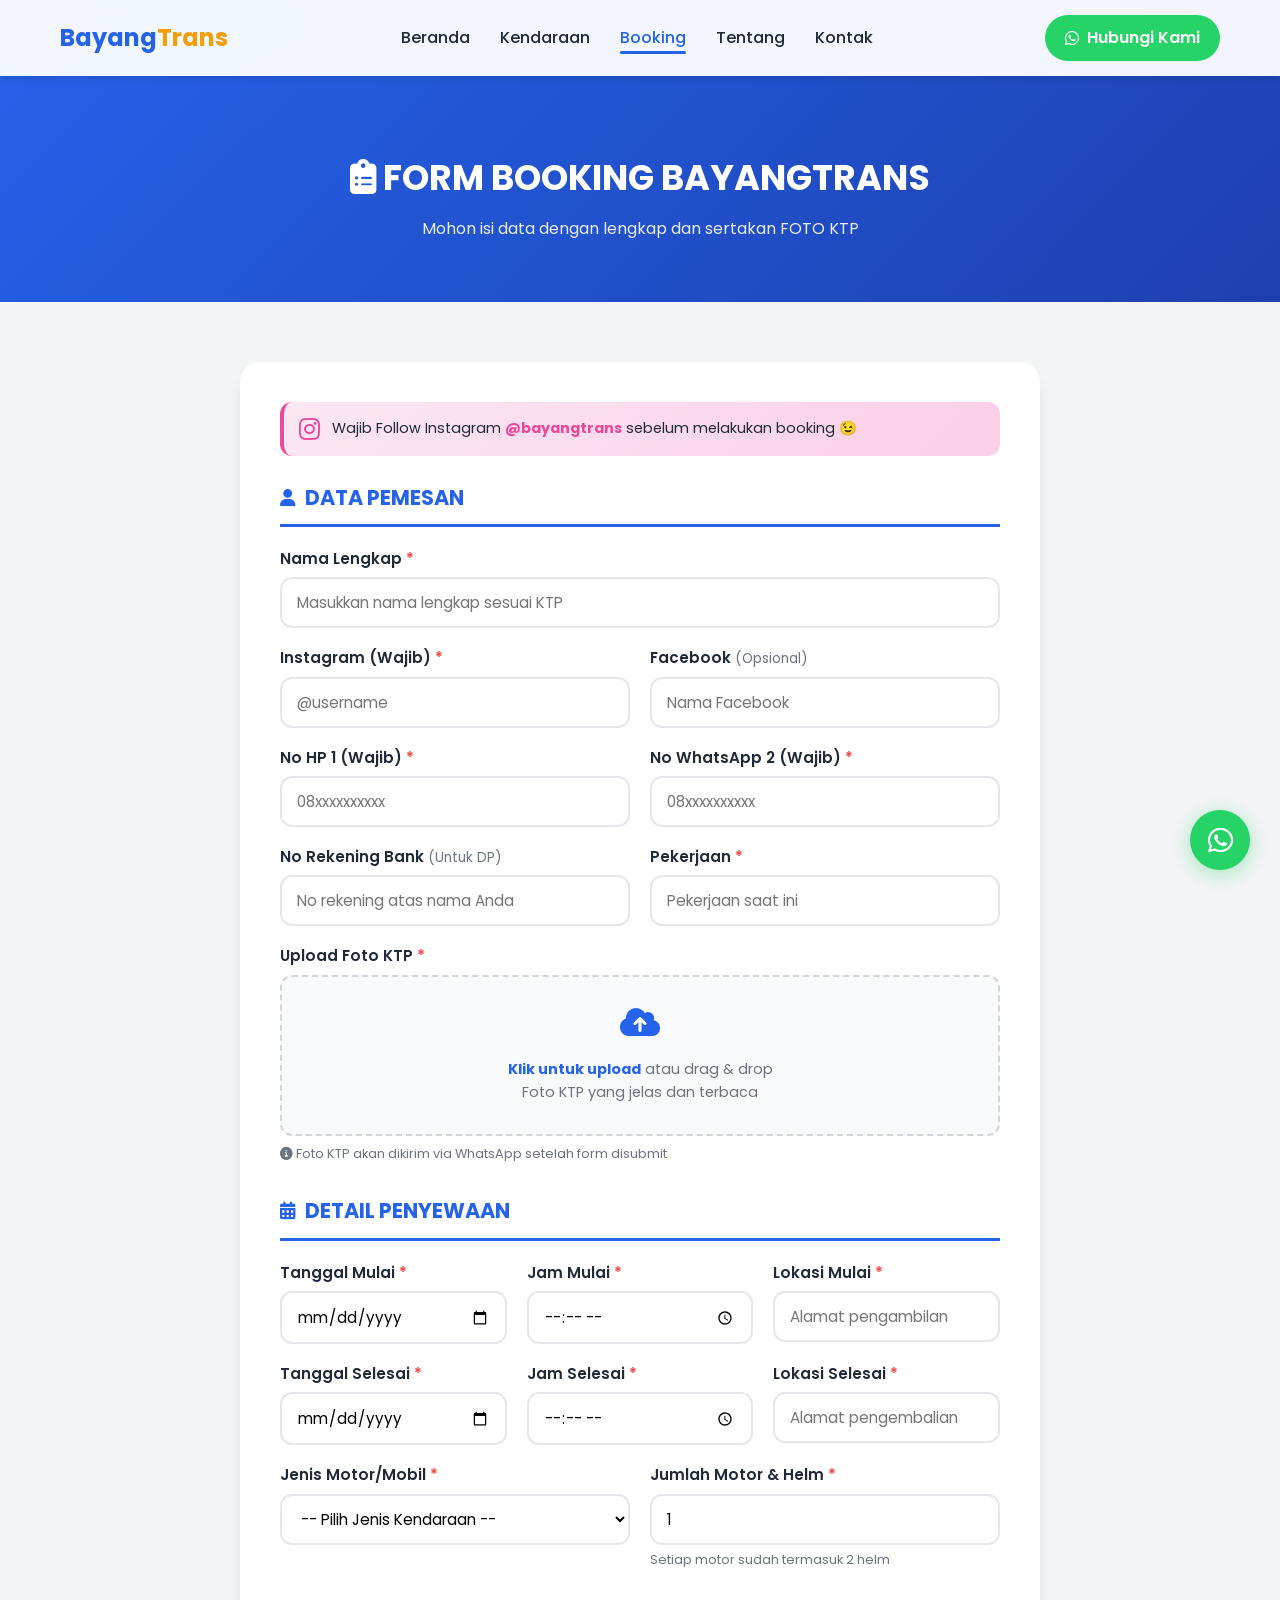
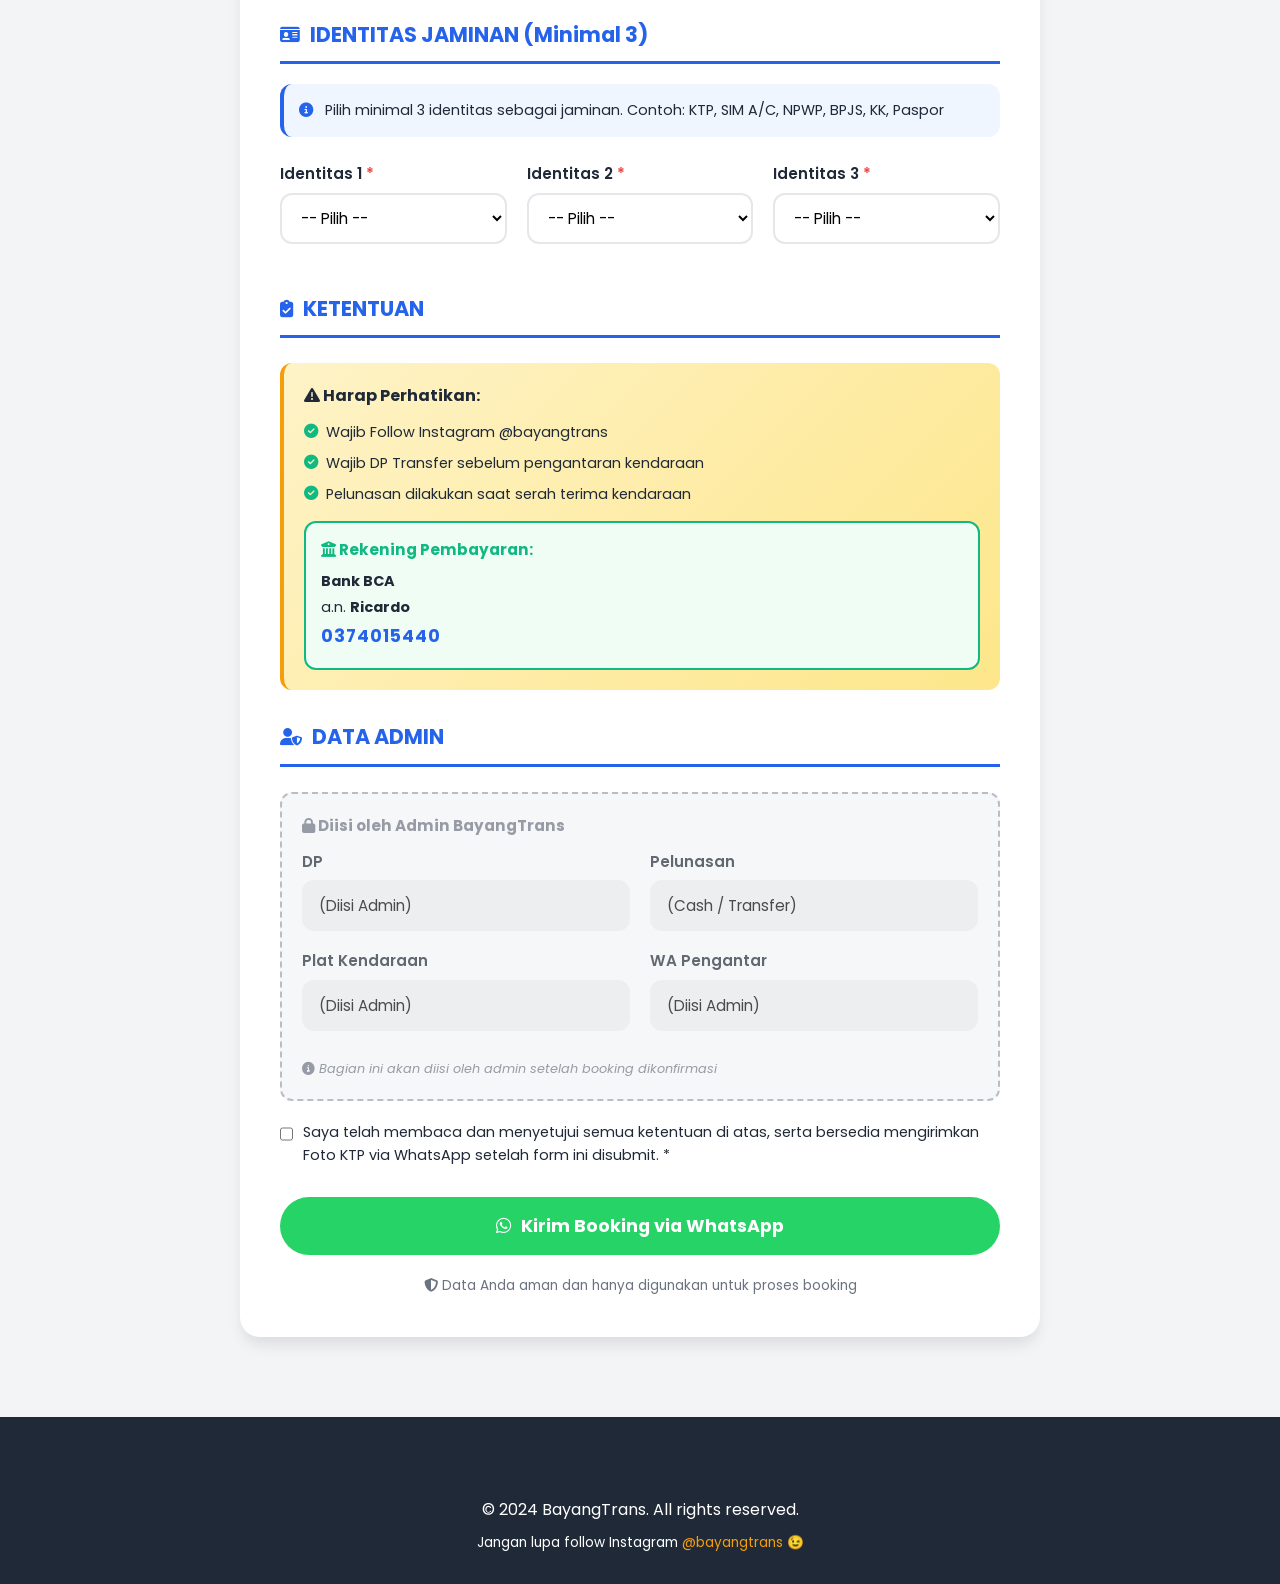
<file: booking.html>
<!DOCTYPE html>
<html lang="id">
<head>
    <meta charset="UTF-8">
    <meta name="viewport" content="width=device-width, initial-scale=1.0">
    <title>Booking Kendaraan - BayangTrans</title>
    <link href="https://fonts.googleapis.com/css2?family=Poppins:wght@300;400;500;600;700;800&display=swap" rel="stylesheet">
    <link rel="stylesheet" href="https://cdnjs.cloudflare.com/ajax/libs/font-awesome/6.4.0/css/all.min.css">
    <link rel="stylesheet" href="css/style.css">
    <link rel="stylesheet" href="css/animations.css">
    <style>
        .page-header { padding: 150px 0 60px; background: linear-gradient(135deg, var(--primary), var(--primary-dark)); color: white; text-align: center; }
        .page-header h1 { font-size: 2.2rem; margin-bottom: 10px; }
        .page-header p { font-size: 1rem; opacity: 0.9; }
        
        .booking-section { padding: 60px 0 80px; background: var(--light-gray); }
        .booking-container { max-width: 800px; margin: 0 auto; background: white; padding: 40px; border-radius: var(--radius-lg); box-shadow: var(--shadow-lg); }
        
        .form-section-title { 
            font-size: 1.3rem; font-weight: 700; color: var(--primary); margin: 30px 0 20px; 
            padding-bottom: 10px; border-bottom: 3px solid var(--primary);
            display: flex; align-items: center; gap: 10px;
        }
        .form-section-title:first-of-type { margin-top: 0; }
        .form-section-title i { font-size: 1.1rem; }
        
        .form-group { margin-bottom: 18px; }
        .form-group label { display: block; margin-bottom: 6px; font-weight: 600; color: var(--dark); font-size: 0.95rem; }
        .form-group label .required { color: #ef4444; }
        .form-group label .optional { color: var(--gray); font-weight: 400; font-size: 0.85rem; }
        
        .form-control {
            width: 100%; padding: 12px 15px; border: 2px solid #e5e7eb; border-radius: var(--radius);
            font-family: 'Poppins', sans-serif; font-size: 0.95rem; transition: var(--transition);
            background: white;
        }
        .form-control:focus { outline: none; border-color: var(--primary); box-shadow: 0 0 0 3px rgba(37, 99, 235, 0.1); }
        textarea.form-control { resize: vertical; min-height: 80px; }
        select.form-control { cursor: pointer; }
        
        .form-row { display: grid; grid-template-columns: 1fr 1fr; gap: 20px; }
        .form-row-3 { display: grid; grid-template-columns: 1fr 1fr 1fr; gap: 20px; }
        
        /* File Upload Styling */
        .file-upload-wrapper {
            position: relative; border: 2px dashed #d1d5db; border-radius: var(--radius);
            padding: 20px; text-align: center; transition: var(--transition); cursor: pointer;
            background: #f9fafb;
        }
        .file-upload-wrapper:hover { border-color: var(--primary); background: #eff6ff; }
        .file-upload-wrapper input[type="file"] {
            position: absolute; top: 0; left: 0; width: 100%; height: 100%; opacity: 0; cursor: pointer;
        }
        .file-upload-icon { font-size: 2rem; color: var(--primary); margin-bottom: 10px; }
        .file-upload-text { color: var(--gray); font-size: 0.9rem; }
        .file-upload-text strong { color: var(--primary); }
        .file-name { margin-top: 10px; font-size: 0.85rem; color: var(--success); font-weight: 600; }
        
        /* Ketentuan Box */
        .ketentuan-box {
            background: linear-gradient(135deg, #fef3c7, #fde68a); border-left: 4px solid var(--accent);
            padding: 20px; border-radius: var(--radius); margin: 25px 0;
        }
        .ketentuan-box h4 { color: var(--dark); margin-bottom: 12px; font-size: 1rem; }
        .ketentuan-list { list-style: none; }
        .ketentuan-list li { margin-bottom: 8px; font-size: 0.9rem; color: var(--dark); display: flex; align-items: start; gap: 8px; }
        .ketentuan-list li i { color: var(--success); margin-top: 3px; }
        
        .rekening-box {
            background: #f0fdf4; border: 2px solid var(--success); border-radius: var(--radius);
            padding: 15px; margin-top: 15px;
        }
        .rekening-box h5 { color: var(--success); margin-bottom: 8px; font-size: 0.95rem; }
        .rekening-box p { margin: 3px 0; font-size: 0.9rem; color: var(--dark); }
        .rekening-box .rek-number { font-size: 1.1rem; font-weight: 700; color: var(--primary); letter-spacing: 1px; }
        
        /* Admin Section */
        .admin-section {
            background: #f3f4f6; border: 2px dashed #9ca3af; border-radius: var(--radius);
            padding: 20px; margin-top: 25px; opacity: 0.7;
        }
        .admin-section h4 { color: var(--gray); margin-bottom: 12px; font-size: 0.95rem; }
        .admin-section .form-control { background: #e5e7eb; cursor: not-allowed; }
        .admin-note { font-size: 0.8rem; color: var(--gray); font-style: italic; margin-top: 10px; }
        
        /* Submit Button */
        .btn-submit {
            width: 100%; padding: 16px; background: var(--whatsapp); color: white; border: none;
            border-radius: 50px; font-size: 1.1rem; font-weight: 700; cursor: pointer;
            transition: var(--transition); display: flex; align-items: center; justify-content: center; gap: 10px;
            margin-top: 30px; font-family: 'Poppins', sans-serif;
        }
        .btn-submit:hover { background: #128C7E; transform: translateY(-2px); box-shadow: var(--shadow-lg); }
        
        /* Info Box */
        .info-box {
            background: #eff6ff; border-left: 4px solid var(--primary); padding: 15px;
            border-radius: var(--radius); margin-bottom: 25px; font-size: 0.9rem; color: var(--dark);
        }
        .info-box i { color: var(--primary); margin-right: 8px; }
        
        .follow-ig-notice {
            background: linear-gradient(135deg, #fce7f3, #fbcfe8); border-left: 4px solid #ec4899;
            padding: 15px; border-radius: var(--radius); margin-bottom: 25px;
            display: flex; align-items: center; gap: 12px;
        }
        .follow-ig-notice i { font-size: 1.5rem; color: #ec4899; }
        .follow-ig-notice p { margin: 0; font-size: 0.9rem; color: var(--dark); }
        .follow-ig-notice a { color: #ec4899; font-weight: 700; text-decoration: none; }
        
        .checkbox-group { display: flex; align-items: start; gap: 10px; margin-top: 20px; }
        .checkbox-group input[type="checkbox"] { width: 20px; height: 20px; margin-top: 3px; cursor: pointer; }
        .checkbox-group label { font-size: 0.9rem; color: var(--dark); cursor: pointer; }
        
        @media (max-width: 600px) { 
            .form-row, .form-row-3 { grid-template-columns: 1fr; } 
            .booking-container { padding: 25px 20px; }
            .page-header h1 { font-size: 1.8rem; }
        }
    </style>
</head>
<body>

    <nav class="navbar" id="navbar">
        <div class="container nav-container">
            <a href="index.html" class="logo"><span class="logo-text">Bayang<span>Trans</span></span></a>
            <ul class="nav-links" id="navLinks">
                <li><a href="index.html">Beranda</a></li>
                <li><a href="kendaraan.html">Kendaraan</a></li>
                <li><a href="booking.html" class="active">Booking</a></li>
                <li><a href="tentang.html">Tentang</a></li>
                <li><a href="kontak.html">Kontak</a></li>
            </ul>
            <a href="https://wa.me/6281263860005" class="nav-cta" target="_blank"><i class="fab fa-whatsapp"></i> Hubungi Kami</a>
            <div class="hamburger" id="hamburger"><span></span><span></span><span></span></div>
        </div>
    </nav>

    <section class="page-header">
        <div class="container">
            <h1><i class="fas fa-clipboard-list"></i> FORM BOOKING BAYANGTRANS</h1>
            <p>Mohon isi data dengan lengkap dan sertakan FOTO KTP</p>
        </div>
    </section>

    <section class="booking-section">
        <div class="container">
            <div class="booking-container fade-in">
                
                <!-- Notice Follow IG -->
                <div class="follow-ig-notice">
                    <i class="fab fa-instagram"></i>
                    <p>Wajib Follow Instagram <a href="https://instagram.com/bayangtrans" target="_blank">@bayangtrans</a> sebelum melakukan booking 😉</p>
                </div>

                <form id="booking-form">
                    
                    <!-- DATA PEMESAN -->
                    <h3 class="form-section-title"><i class="fas fa-user"></i> DATA PEMESAN</h3>
                    
                    <div class="form-group">
                        <label>Nama Lengkap <span class="required">*</span></label>
                        <input type="text" id="nama" class="form-control" placeholder="Masukkan nama lengkap sesuai KTP" required>
                    </div>
                    
                    <div class="form-row">
                        <div class="form-group">
                            <label>Instagram (Wajib) <span class="required">*</span></label>
                            <input type="text" id="instagram" class="form-control" placeholder="@username" required>
                        </div>
                        <div class="form-group">
                            <label>Facebook <span class="optional">(Opsional)</span></label>
                            <input type="text" id="facebook" class="form-control" placeholder="Nama Facebook">
                        </div>
                    </div>

                    <div class="form-row">
                        <div class="form-group">
                            <label>No HP 1 (Wajib) <span class="required">*</span></label>
                            <input type="tel" id="nohp1" class="form-control" placeholder="08xxxxxxxxxx" required>
                        </div>
                        <div class="form-group">
                            <label>No WhatsApp 2 (Wajib) <span class="required">*</span></label>
                            <input type="tel" id="nowa2" class="form-control" placeholder="08xxxxxxxxxx" required>
                        </div>
                    </div>

                    <div class="form-row">
                        <div class="form-group">
                            <label>No Rekening Bank <span class="optional">(Untuk DP)</span></label>
                            <input type="text" id="norek" class="form-control" placeholder="No rekening atas nama Anda">
                        </div>
                        <div class="form-group">
                            <label>Pekerjaan <span class="required">*</span></label>
                            <input type="text" id="pekerjaan" class="form-control" placeholder="Pekerjaan saat ini" required>
                        </div>
                    </div>

                    <div class="form-group">
                        <label>Upload Foto KTP <span class="required">*</span></label>
                        <div class="file-upload-wrapper">
                            <input type="file" id="fotoktp" accept="image/*" required onchange="showFileName(this)">
                            <div class="file-upload-icon"><i class="fas fa-cloud-upload-alt"></i></div>
                            <div class="file-upload-text"><strong>Klik untuk upload</strong> atau drag & drop<br>Foto KTP yang jelas dan terbaca</div>
                            <div class="file-name" id="file-name"></div>
                        </div>
                        <p style="font-size: 0.8rem; color: var(--gray); margin-top: 8px;"><i class="fas fa-info-circle"></i> Foto KTP akan dikirim via WhatsApp setelah form disubmit</p>
                    </div>

                    <!-- DETAIL PENYEWAAN -->
                    <h3 class="form-section-title"><i class="fas fa-calendar-alt"></i> DETAIL PENYEWAAN</h3>
                    
                    <div class="form-row-3">
                        <div class="form-group">
                            <label>Tanggal Mulai <span class="required">*</span></label>
                            <input type="date" id="tgl-mulai" class="form-control" required>
                        </div>
                        <div class="form-group">
                            <label>Jam Mulai <span class="required">*</span></label>
                            <input type="time" id="jam-mulai" class="form-control" required>
                        </div>
                        <div class="form-group">
                            <label>Lokasi Mulai <span class="required">*</span></label>
                            <input type="text" id="lokasi-mulai" class="form-control" placeholder="Alamat pengambilan" required>
                        </div>
                    </div>

                    <div class="form-row-3">
                        <div class="form-group">
                            <label>Tanggal Selesai <span class="required">*</span></label>
                            <input type="date" id="tgl-selesai" class="form-control" required>
                        </div>
                        <div class="form-group">
                            <label>Jam Selesai <span class="required">*</span></label>
                            <input type="time" id="jam-selesai" class="form-control" required>
                        </div>
                        <div class="form-group">
                            <label>Lokasi Selesai <span class="required">*</span></label>
                            <input type="text" id="lokasi-selesai" class="form-control" placeholder="Alamat pengembalian" required>
                        </div>
                    </div>

                    <div class="form-row">
                        <div class="form-group">
                            <label>Jenis Motor/Mobil <span class="required">*</span></label>
                           <select id="jenis-kendaraan" class="form-control" required>
                            <option value="">-- Pilih Jenis Kendaraan --</option>
                            <optgroup label="MOTOR MATIC">
                                <option value="Honda Scoopy">Honda Scoopy - Rp 90.000/hari</option>
                                <option value="Honda Beat Deluxe">Honda Beat Deluxe - Rp 70.000/hari</option>
                                <option value="Honda Beat Street">Honda Beat Street - Rp 75.000/hari</option>
                                <option value="Honda Beat CW">Honda Beat CW - Rp 60.000/hari</option>
                                <option value="Honda Stylo">Honda Stylo - Rp 100.000/hari</option>
                                <option value="Honda ADV 160">Honda ADV 160 - Rp 135.000/hari</option>
                                <option value="Honda PCX 160">Honda PCX 160 - Rp 135.000/hari</option>
                            </optgroup>
                            <optgroup label="MOBIL KELUARGA">
                                <option value="Toyota Innova">Toyota Innova - Rp 450.000/hari</option>
                                <option value="Honda Brio">Honda Brio - Rp 350.000/hari</option>
                                <option value="Daihatsu Xenia">Daihatsu Xenia - Rp 400.000/hari</option>
                                <option value="Honda Mobilio">Honda Mobilio - Rp 300.000/hari</option>
                            </optgroup>
                        </select>
                        </div>
                        <div class="form-group">
                            <label>Jumlah Motor & Helm <span class="required">*</span></label>
                            <input type="number" id="jumlah-kendaraan" class="form-control" placeholder="Jumlah unit" min="1" value="1" required>
                            <p style="font-size: 0.8rem; color: var(--gray); margin-top: 5px;">Setiap motor sudah termasuk 2 helm</p>
                        </div>
                    </div>

                    <!-- IDENTITAS JAMINAN -->
                    <h3 class="form-section-title"><i class="fas fa-id-card"></i> IDENTITAS JAMINAN (Minimal 3)</h3>
                    
                    <div class="info-box">
                        <i class="fas fa-info-circle"></i>
                        Pilih minimal 3 identitas sebagai jaminan. Contoh: KTP, SIM A/C, NPWP, BPJS, KK, Paspor
                    </div>

                    <div class="form-row-3">
                        <div class="form-group">
                            <label>Identitas 1 <span class="required">*</span></label>
                            <select id="identitas1" class="form-control" required>
                                <option value="">-- Pilih --</option>
                                <option value="KTP">KTP</option>
                                <option value="SIM A">SIM A</option>
                                <option value="SIM C">SIM C</option>
                                <option value="NPWP">NPWP</option>
                                <option value="BPJS">BPJS</option>
                                <option value="KK">KK</option>
                                <option value="Paspor">Paspor</option>
                            </select>
                        </div>
                        <div class="form-group">
                            <label>Identitas 2 <span class="required">*</span></label>
                            <select id="identitas2" class="form-control" required>
                                <option value="">-- Pilih --</option>
                                <option value="KTP">KTP</option>
                                <option value="SIM A">SIM A</option>
                                <option value="SIM C">SIM C</option>
                                <option value="NPWP">NPWP</option>
                                <option value="BPJS">BPJS</option>
                                <option value="KK">KK</option>
                                <option value="Paspor">Paspor</option>
                            </select>
                        </div>
                        <div class="form-group">
                            <label>Identitas 3 <span class="required">*</span></label>
                            <select id="identitas3" class="form-control" required>
                                <option value="">-- Pilih --</option>
                                <option value="KTP">KTP</option>
                                <option value="SIM A">SIM A</option>
                                <option value="SIM C">SIM C</option>
                                <option value="NPWP">NPWP</option>
                                <option value="BPJS">BPJS</option>
                                <option value="KK">KK</option>
                                <option value="Paspor">Paspor</option>
                            </select>
                        </div>
                    </div>

                    <!-- KETENTUAN -->
                    <h3 class="form-section-title"><i class="fas fa-clipboard-check"></i> KETENTUAN</h3>
                    
                    <div class="ketentuan-box">
                        <h4><i class="fas fa-exclamation-triangle"></i> Harap Perhatikan:</h4>
                        <ul class="ketentuan-list">
                            <li><i class="fas fa-check-circle"></i> Wajib Follow Instagram @bayangtrans</li>
                            <li><i class="fas fa-check-circle"></i> Wajib DP Transfer sebelum pengantaran kendaraan</li>
                            <li><i class="fas fa-check-circle"></i> Pelunasan dilakukan saat serah terima kendaraan</li>
                        </ul>
                        
                        <div class="rekening-box">
                            <h5><i class="fas fa-university"></i> Rekening Pembayaran:</h5>
                            <p><strong>Bank BCA</strong></p>
                            <p>a.n. <strong>Ricardo</strong></p>
                            <p class="rek-number">0374015440</p>
                        </div>
                    </div>

                    <!-- DATA ADMIN -->
                    <h3 class="form-section-title"><i class="fas fa-user-shield"></i> DATA ADMIN</h3>
                    
                    <div class="admin-section">
                        <h4><i class="fas fa-lock"></i> Diisi oleh Admin BayangTrans</h4>
                        <div class="form-row">
                            <div class="form-group">
                                <label>DP</label>
                                <input type="text" class="form-control" value="(Diisi Admin)" readonly>
                            </div>
                            <div class="form-group">
                                <label>Pelunasan</label>
                                <input type="text" class="form-control" value="(Cash / Transfer)" readonly>
                            </div>
                        </div>
                        <div class="form-row">
                            <div class="form-group">
                                <label>Plat Kendaraan</label>
                                <input type="text" class="form-control" value="(Diisi Admin)" readonly>
                            </div>
                            <div class="form-group">
                                <label>WA Pengantar</label>
                                <input type="text" class="form-control" value="(Diisi Admin)" readonly>
                            </div>
                        </div>
                        <p class="admin-note"><i class="fas fa-info-circle"></i> Bagian ini akan diisi oleh admin setelah booking dikonfirmasi</p>
                    </div>

                    <!-- Checkbox Persetujuan -->
                    <div class="checkbox-group">
                        <input type="checkbox" id="agree" required>
                        <label for="agree">Saya telah membaca dan menyetujui semua ketentuan di atas, serta bersedia mengirimkan Foto KTP via WhatsApp setelah form ini disubmit. <span class="required">*</span></label>
                    </div>

                    <button type="submit" class="btn-submit">
                        <i class="fab fa-whatsapp"></i> Kirim Booking via WhatsApp
                    </button>

                    <p style="text-align: center; margin-top: 20px; font-size: 0.85rem; color: var(--gray);">
                        <i class="fas fa-shield-alt"></i> Data Anda aman dan hanya digunakan untuk proses booking
                    </p>

                </form>
            </div>
        </div>
    </section>

    <footer class="footer">
        <div class="container" style="text-align:center;">
            <p>&copy; 2024 BayangTrans. All rights reserved.</p>
            <p style="margin-top: 10px; font-size: 0.85rem;">Jangan lupa follow Instagram <a href="https://instagram.com/bayangtrans" target="_blank" style="color: var(--accent);">@bayangtrans</a> 😉</p>
        </div>
    </footer>

    <a href="https://wa.me/6281263860005" class="floating-wa" target="_blank"><i class="fab fa-whatsapp"></i></a>

    <script src="js/main.js"></script>
    <script src="js/booking.js"></script>
</body>
</html>
</file>
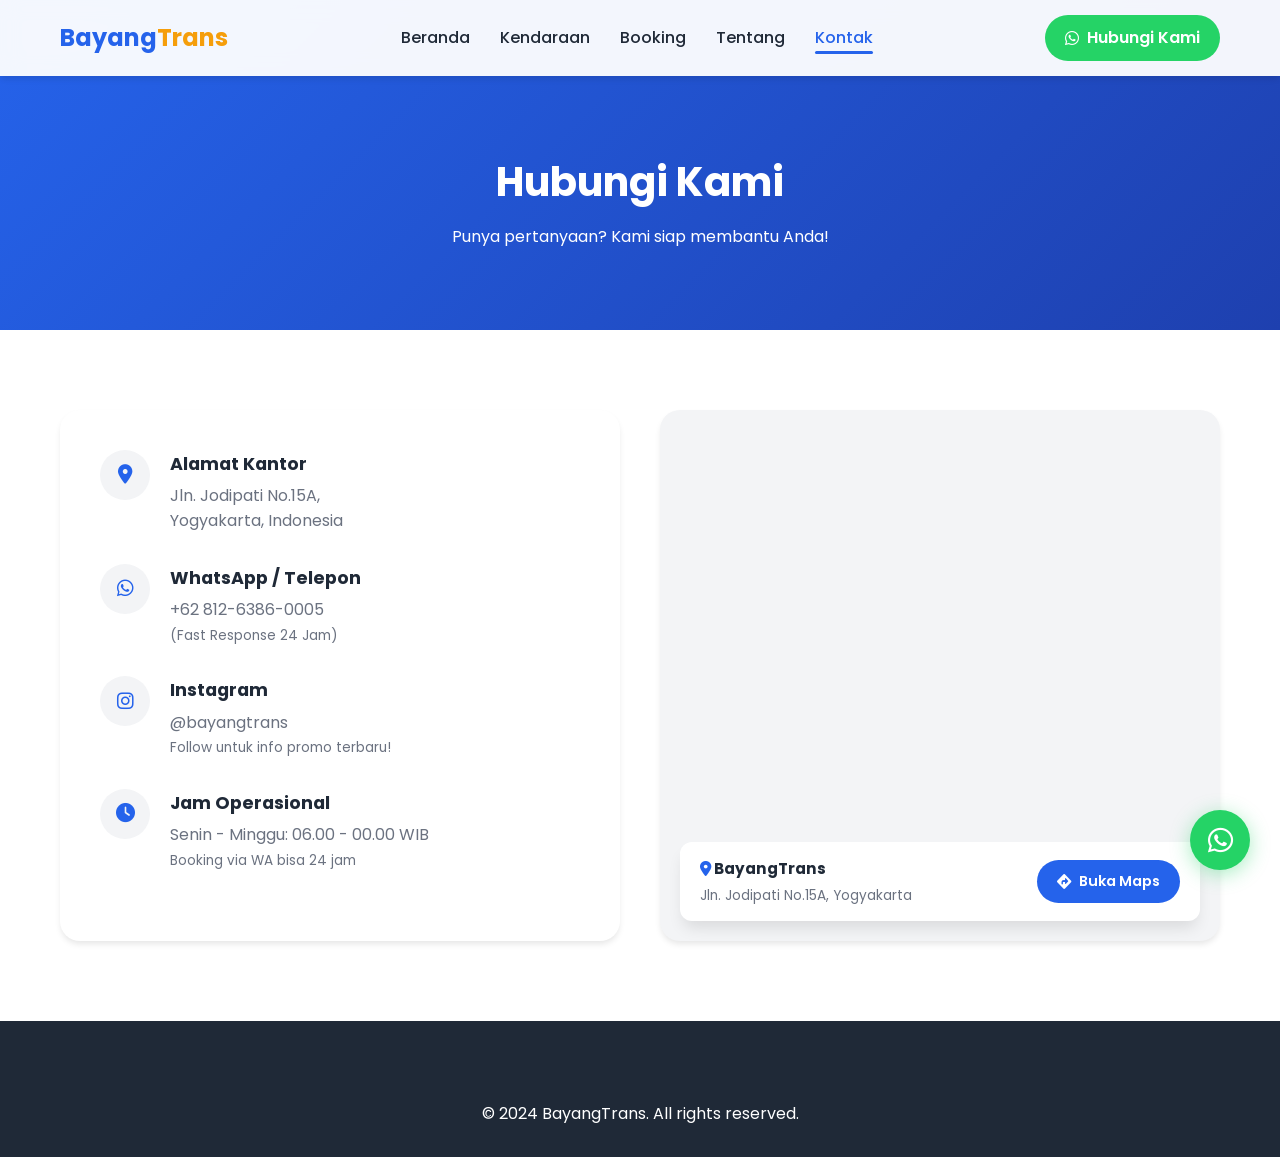
<file: kontak.html>
<!DOCTYPE html>
<html lang="id">
<head>
    <meta charset="UTF-8">
    <meta name="viewport" content="width=device-width, initial-scale=1.0">
    <title>Kontak Kami - BayangTrans</title>
    <link href="https://fonts.googleapis.com/css2?family=Poppins:wght@300;400;500;600;700;800&display=swap" rel="stylesheet">
    <link rel="stylesheet" href="https://cdnjs.cloudflare.com/ajax/libs/font-awesome/6.4.0/css/all.min.css">
    <link rel="stylesheet" href="css/style.css">
    <link rel="stylesheet" href="css/animations.css">
    <style>
        .page-header { padding: 150px 0 80px; background: linear-gradient(135deg, var(--primary), var(--primary-dark)); color: white; text-align: center; }
        .page-header h1 { font-size: 2.5rem; margin-bottom: 10px; }
        
        .contact-section { padding: 80px 0; }
        .contact-grid { display: grid; grid-template-columns: 1fr 1fr; gap: 40px; }
        
        .contact-info { background: white; padding: 40px; border-radius: var(--radius-lg); box-shadow: var(--shadow); }
        .contact-item { display: flex; gap: 20px; margin-bottom: 30px; align-items: flex-start; }
        .contact-icon { width: 50px; height: 50px; background: var(--light-gray); border-radius: 50%; display: flex; align-items: center; justify-content: center; font-size: 1.2rem; color: var(--primary); flex-shrink: 0; }
        .contact-details h3 { font-size: 1.1rem; margin-bottom: 5px; }
        .contact-details p, .contact-details a { color: var(--gray); text-decoration: none; line-height: 1.6; }
        .contact-details a:hover { color: var(--primary); }

        .map-container { border-radius: var(--radius-lg); overflow: hidden; box-shadow: var(--shadow); height: 100%; min-height: 400px; position: relative; background: #f3f4f6; }
        .map-container iframe { width: 100%; height: 100%; border: 0; }
        
        .map-overlay {
            position: absolute;
            bottom: 20px;
            left: 20px;
            right: 20px;
            background: white;
            padding: 15px 20px;
            border-radius: var(--radius);
            box-shadow: var(--shadow-lg);
            display: flex;
            align-items: center;
            justify-content: space-between;
            gap: 15px;
        }
        .map-overlay-text h4 { font-size: 0.95rem; margin-bottom: 3px; color: var(--dark); }
        .map-overlay-text p { font-size: 0.85rem; color: var(--gray); margin: 0; }
        .btn-maps {
            background: var(--primary);
            color: white;
            padding: 10px 20px;
            border-radius: 50px;
            text-decoration: none;
            font-weight: 600;
            font-size: 0.9rem;
            display: flex;
            align-items: center;
            gap: 8px;
            transition: var(--transition);
            white-space: nowrap;
        }
        .btn-maps:hover { background: var(--primary-dark); transform: translateY(-2px); }

        @media (max-width: 768px) { 
            .contact-grid { grid-template-columns: 1fr; } 
            .map-container { min-height: 300px; }
            .map-overlay { flex-direction: column; text-align: center; bottom: 10px; left: 10px; right: 10px; padding: 12px; }
            .btn-maps { width: 100%; justify-content: center; }
        }
    </style>
</head>
<body>

    <nav class="navbar" id="navbar">
        <div class="container nav-container">
            <a href="index.html" class="logo"><span class="logo-text">Bayang<span>Trans</span></span></a>
            <ul class="nav-links" id="navLinks">
                <li><a href="index.html">Beranda</a></li>
                <li><a href="kendaraan.html">Kendaraan</a></li>
                <li><a href="booking.html">Booking</a></li>
                <li><a href="tentang.html">Tentang</a></li>
                <li><a href="kontak.html" class="active">Kontak</a></li>
            </ul>
            <a href="https://wa.me/6281263860005" class="nav-cta" target="_blank"><i class="fab fa-whatsapp"></i> Hubungi Kami</a>
            <div class="hamburger" id="hamburger"><span></span><span></span><span></span></div>
        </div>
    </nav>

    <section class="page-header">
        <div class="container">
            <h1>Hubungi Kami</h1>
            <p>Punya pertanyaan? Kami siap membantu Anda!</p>
        </div>
    </section>

    <section class="contact-section">
        <div class="container">
            <div class="contact-grid">
                <!-- Info Kontak -->
                <div class="contact-info fade-in">
                    <div class="contact-item">
                        <div class="contact-icon"><i class="fas fa-map-marker-alt"></i></div>
                        <div class="contact-details">
                            <h3>Alamat Kantor</h3>
                            <p>Jln. Jodipati No.15A,<br>Yogyakarta, Indonesia</p>
                        </div>
                    </div>
                    
                    <div class="contact-item">
                        <div class="contact-icon"><i class="fab fa-whatsapp"></i></div>
                        <div class="contact-details">
                            <h3>WhatsApp / Telepon</h3>
                            <a href="https://wa.me/6281263860005" target="_blank">+62 812-6386-0005</a>
                            <p style="font-size: 0.85rem; margin-top: 2px;">(Fast Response 24 Jam)</p>
                        </div>
                    </div>

                    <div class="contact-item">
                        <div class="contact-icon"><i class="fab fa-instagram"></i></div>
                        <div class="contact-details">
                            <h3>Instagram</h3>
                            <a href="https://instagram.com/bayangtrans" target="_blank">@bayangtrans</a>
                            <p style="font-size: 0.85rem; margin-top: 2px;">Follow untuk info promo terbaru!</p>
                        </div>
                    </div>

                    <div class="contact-item">
                        <div class="contact-icon"><i class="fas fa-clock"></i></div>
                        <div class="contact-details">
                            <h3>Jam Operasional</h3>
                            <p>Senin - Minggu: 06.00 - 00.00 WIB</p>
                            <p style="font-size: 0.85rem; margin-top: 2px;">Booking via WA bisa 24 jam</p>
                        </div>
                    </div>
                </div>

                <!-- Google Maps dengan Link yang Benar -->
                <div class="map-container fade-in">
                    <iframe 
                        src="https://www.google.com/maps/embed?pb=!1m18!1m12!1m3!1d3953.1!2d110.3665!3d-7.7825!2m3!1f0!2f0!3f0!3m2!1i1024!2i768!4f13.1!3m3!1m2!1s0x2e7a5789bd12b3b7%3A0x6f8e3c8c8c8c8c8c!2sJl.%20Jodipati%2C%20Yogyakarta!5e0!3m2!1sid!2sid!4v1700000000000!5m2!1sid!2sid" 
                        allowfullscreen="" 
                        loading="lazy" 
                        referrerpolicy="no-referrer-when-downgrade">
                    </iframe>
                    
                    <!-- Overlay dengan Link Maps Asli -->
                    <div class="map-overlay">
                        <div class="map-overlay-text">
                            <h4><i class="fas fa-map-marker-alt" style="color: var(--primary);"></i> BayangTrans</h4>
                            <p>Jln. Jodipati No.15A, Yogyakarta</p>
                        </div>
                        <a href="https://maps.app.goo.gl/YqHxHU4ZHodjzow27?g_st=iw" target="_blank" class="btn-maps">
                            <i class="fas fa-directions"></i> Buka Maps
                        </a>
                    </div>
                </div>
            </div>
        </div>
    </section>

    <footer class="footer">
        <div class="container" style="text-align:center;"><p>&copy; 2024 BayangTrans. All rights reserved.</p></div>
    </footer>

    <a href="https://wa.me/6281263860005" class="floating-wa" target="_blank"><i class="fab fa-whatsapp"></i></a>
    <script src="js/main.js"></script>
</body>
</html>
</file>
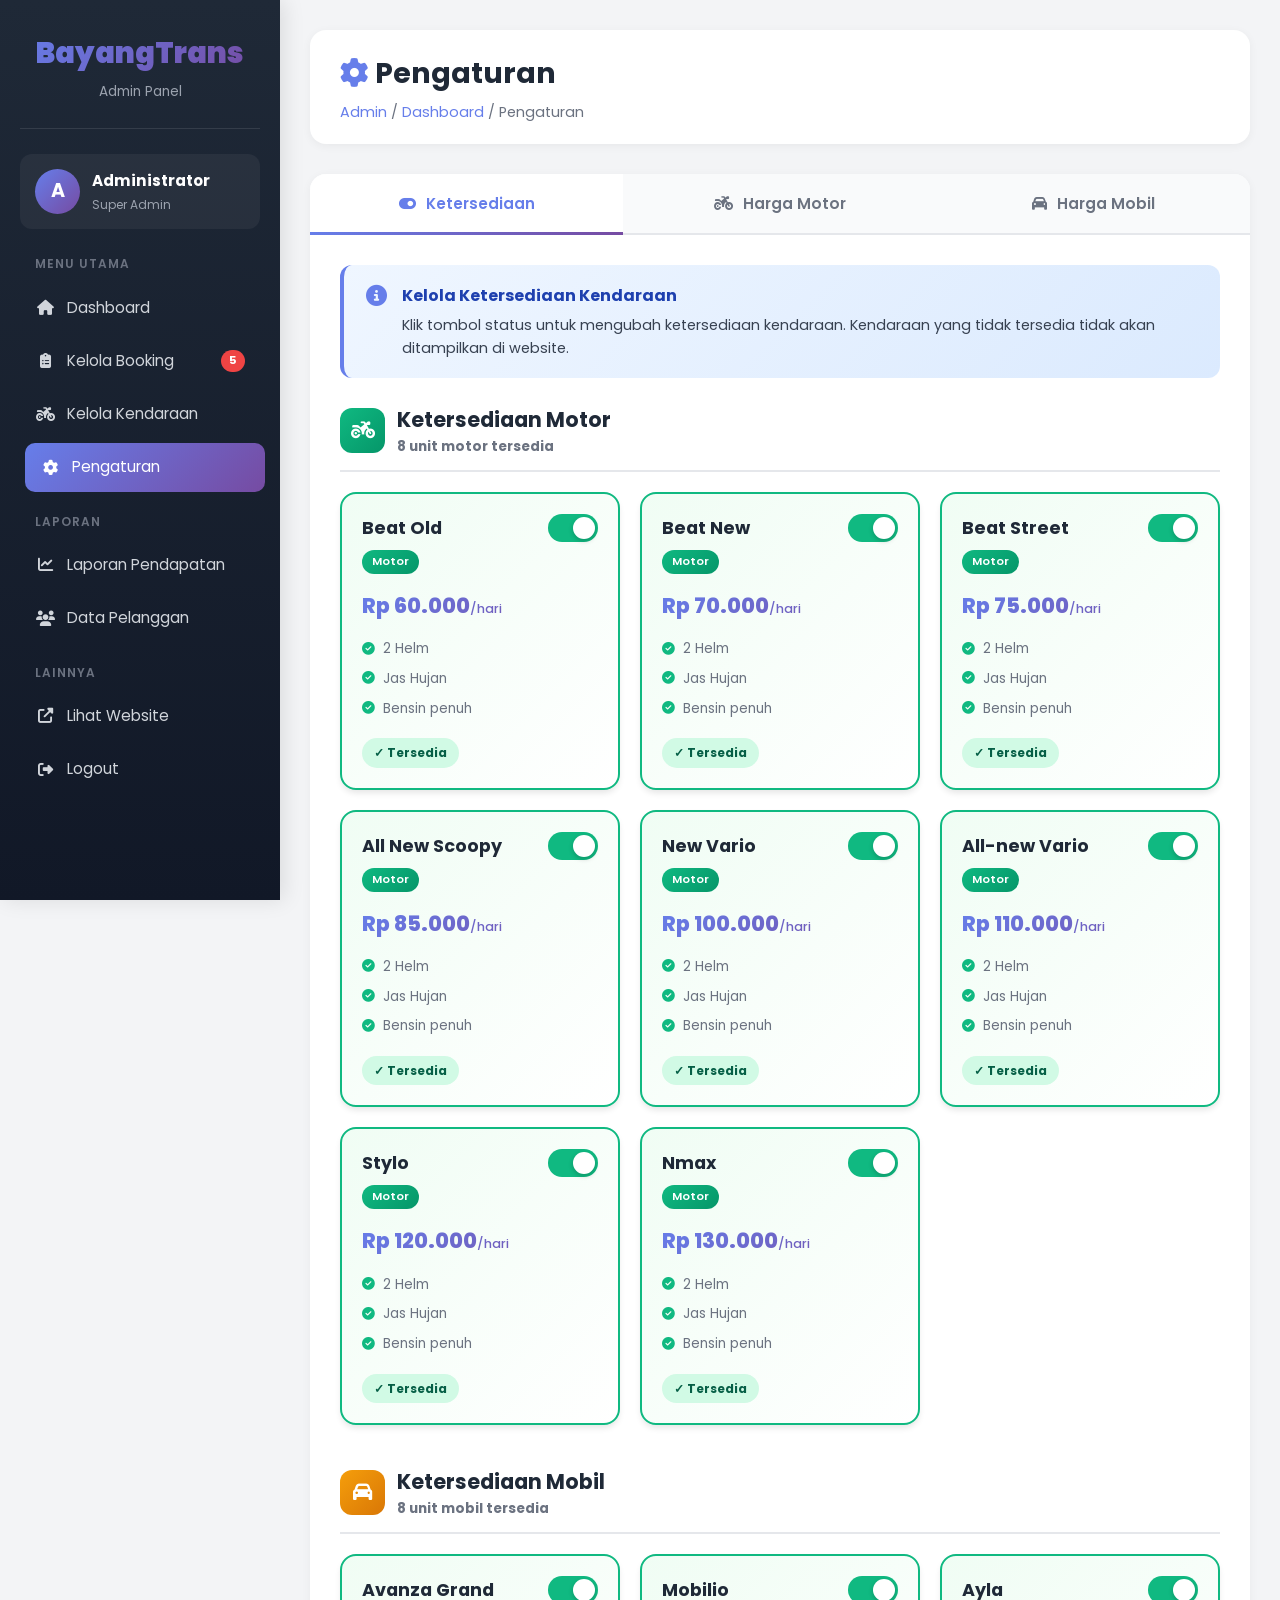
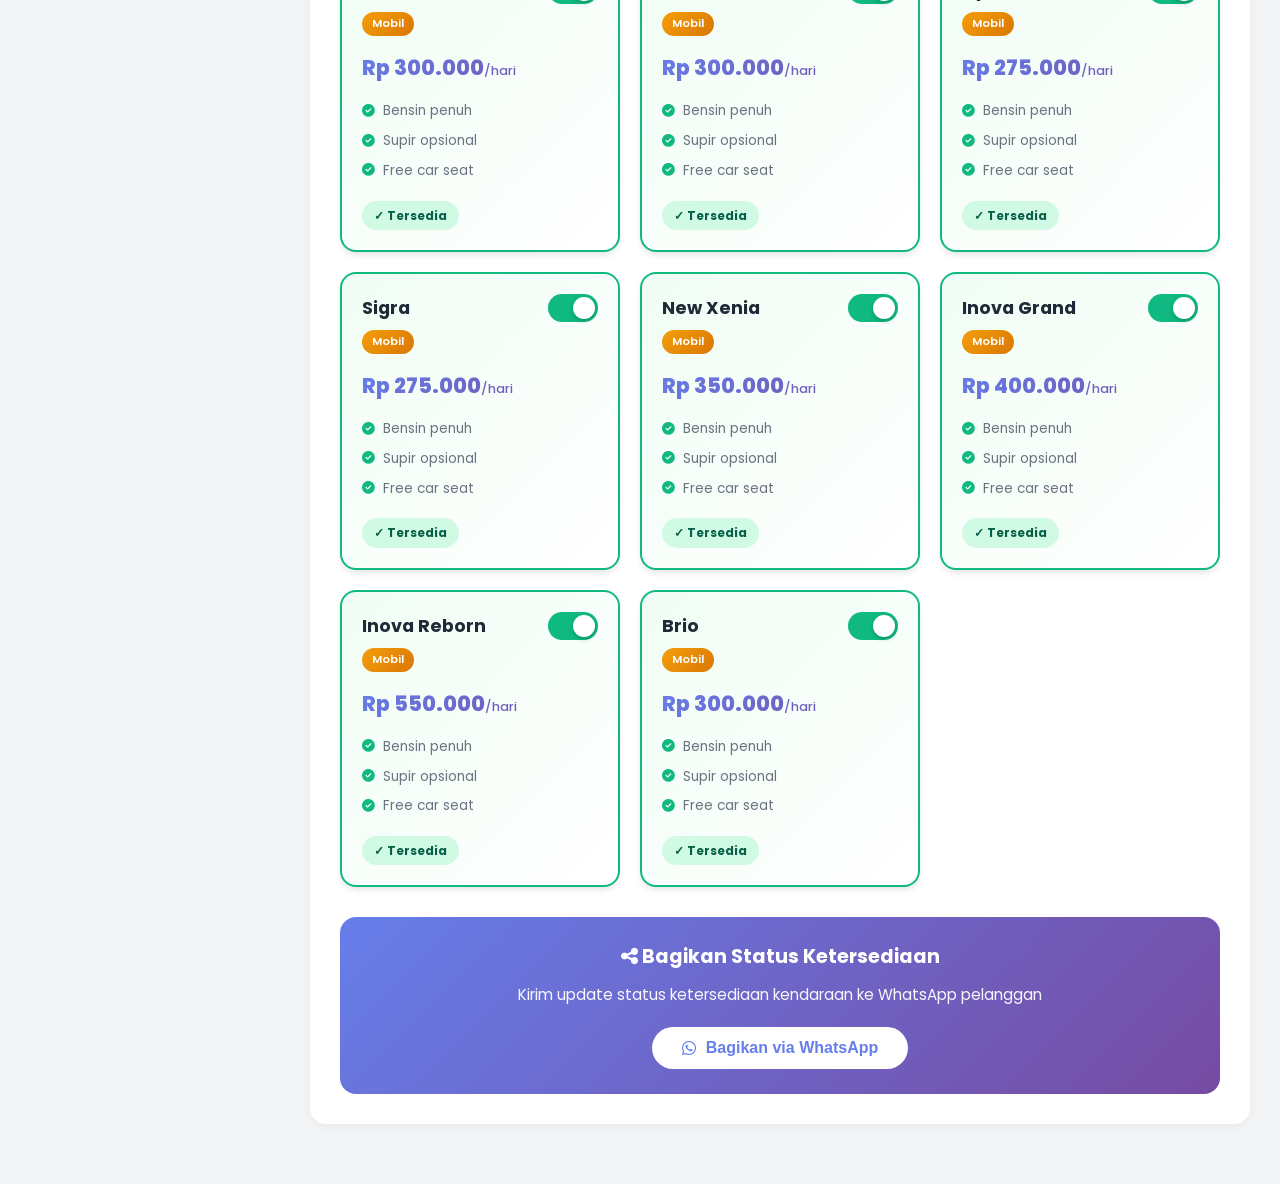
<file: settings.html>
<!DOCTYPE html>
<html lang="id">
<head>
    <meta charset="UTF-8">
    <meta name="viewport" content="width=device-width, initial-scale=1.0">
    <title>Pengaturan - BayangTrans Admin</title>
    <link href="https://fonts.googleapis.com/css2?family=Poppins:wght@300;400;500;600;700;800;900&display=swap" rel="stylesheet">
    <link rel="stylesheet" href="https://cdnjs.cloudflare.com/ajax/libs/font-awesome/6.4.0/css/all.min.css">
    <link rel="stylesheet" href="../css/style.css">
    <style>
        * { margin: 0; padding: 0; box-sizing: border-box; }
        body { 
            font-family: 'Poppins', sans-serif; 
            background: #f3f4f6; 
            min-height: 100vh;
            display: flex;
        }
        
        /* Sidebar - sama seperti dashboard */
        .sidebar {
            width: 280px;
            background: linear-gradient(180deg, #1f2937 0%, #111827 100%);
            color: white;
            padding: 30px 20px;
            position: fixed;
            height: 100vh;
            overflow-y: auto;
            box-shadow: 4px 0 20px rgba(0,0,0,0.1);
        }
        
        .sidebar-logo {
            text-align: center;
            padding-bottom: 25px;
            border-bottom: 1px solid rgba(255,255,255,0.1);
            margin-bottom: 25px;
        }
        
        .sidebar-logo .logo-text {
            font-size: 1.8rem;
            font-weight: 900;
            background: linear-gradient(135deg, #667eea, #764ba2);
            -webkit-background-clip: text;
            -webkit-text-fill-color: transparent;
            background-clip: text;
        }
        
        .sidebar-logo p {
            color: #9ca3af;
            font-size: 0.85rem;
            margin-top: 5px;
        }
        
        .admin-profile {
            display: flex;
            align-items: center;
            gap: 12px;
            padding: 15px;
            background: rgba(255,255,255,0.05);
            border-radius: 12px;
            margin-bottom: 25px;
        }
        
        .admin-avatar {
            width: 45px;
            height: 45px;
            background: linear-gradient(135deg, #667eea, #764ba2);
            border-radius: 50%;
            display: flex;
            align-items: center;
            justify-content: center;
            font-size: 1.2rem;
            font-weight: 700;
        }
        
        .admin-info h4 { font-size: 0.95rem; margin-bottom: 2px; }
        .admin-info p { font-size: 0.75rem; color: #9ca3af; }
        
        .nav-section-title {
            font-size: 0.75rem;
            text-transform: uppercase;
            color: #6b7280;
            margin: 20px 0 10px;
            padding-left: 15px;
            letter-spacing: 1px;
            font-weight: 600;
        }
        
        .sidebar-nav a {
            display: flex;
            align-items: center;
            gap: 12px;
            padding: 12px 15px;
            color: #d1d5db;
            text-decoration: none;
            border-radius: 10px;
            margin-bottom: 5px;
            transition: all 0.3s ease;
            font-size: 0.95rem;
        }
        
        .sidebar-nav a:hover, .sidebar-nav a.active {
            background: linear-gradient(135deg, #667eea, #764ba2);
            color: white;
            transform: translateX(5px);
        }
        
        .sidebar-nav a i { width: 20px; text-align: center; }
        
        .sidebar-nav .badge {
            margin-left: auto;
            background: #ef4444;
            color: white;
            padding: 2px 8px;
            border-radius: 50px;
            font-size: 0.7rem;
            font-weight: 700;
        }
        
        /* Main Content */
        .main-content {
            margin-left: 280px;
            padding: 30px;
            flex: 1;
            width: calc(100% - 280px);
        }
        
        .top-bar {
            background: white;
            padding: 20px 30px;
            border-radius: 16px;
            margin-bottom: 30px;
            box-shadow: 0 2px 10px rgba(0,0,0,0.05);
            display: flex;
            justify-content: space-between;
            align-items: center;
        }
        
        .top-bar h1 {
            font-size: 1.8rem;
            color: #1f2937;
            font-weight: 700;
        }
        
        .top-bar .breadcrumb {
            color: #6b7280;
            font-size: 0.9rem;
            margin-top: 5px;
        }
        
        .top-bar .breadcrumb a { color: #667eea; text-decoration: none; }
        
        /* Tabs */
        .tabs-container {
            background: white;
            border-radius: 16px;
            overflow: hidden;
            box-shadow: 0 2px 10px rgba(0,0,0,0.05);
            margin-bottom: 30px;
        }
        
        .tabs-header {
            display: flex;
            background: #f9fafb;
            border-bottom: 2px solid #e5e7eb;
        }
        
        .tab-btn {
            flex: 1;
            padding: 18px 20px;
            background: none;
            border: none;
            font-family: 'Poppins', sans-serif;
            font-size: 0.95rem;
            font-weight: 600;
            color: #6b7280;
            cursor: pointer;
            transition: all 0.3s ease;
            display: flex;
            align-items: center;
            justify-content: center;
            gap: 10px;
            position: relative;
        }
        
        .tab-btn:hover { color: #667eea; background: rgba(102, 126, 234, 0.05); }
        
        .tab-btn.active {
            color: #667eea;
            background: white;
        }
        
        .tab-btn.active::after {
            content: '';
            position: absolute;
            bottom: -2px;
            left: 0;
            right: 0;
            height: 3px;
            background: linear-gradient(90deg, #667eea, #764ba2);
        }
        
        .tab-content {
            display: none;
            padding: 30px;
            animation: fadeIn 0.4s ease;
        }
        
        .tab-content.active { display: block; }
        
        @keyframes fadeIn {
            from { opacity: 0; transform: translateY(10px); }
            to { opacity: 1; transform: translateY(0); }
        }
        
        /* Info Box */
        .info-box {
            background: linear-gradient(135deg, #eff6ff, #dbeafe);
            border-left: 4px solid #667eea;
            padding: 18px 22px;
            border-radius: 12px;
            margin-bottom: 25px;
            display: flex;
            align-items: start;
            gap: 15px;
        }
        
        .info-box i {
            color: #667eea;
            font-size: 1.3rem;
            margin-top: 2px;
        }
        
        .info-box h4 {
            color: #1e40af;
            margin-bottom: 5px;
            font-size: 1rem;
        }
        
        .info-box p {
            color: #374151;
            font-size: 0.9rem;
            line-height: 1.6;
        }
        
        /* Section Title */
        .section-title {
            display: flex;
            align-items: center;
            gap: 12px;
            margin-bottom: 20px;
            padding-bottom: 12px;
            border-bottom: 2px solid #e5e7eb;
        }
        
        .section-title .icon-box {
            width: 45px;
            height: 45px;
            background: linear-gradient(135deg, #667eea, #764ba2);
            border-radius: 12px;
            display: flex;
            align-items: center;
            justify-content: center;
            color: white;
            font-size: 1.2rem;
        }
        
        .section-title.motor .icon-box { background: linear-gradient(135deg, #10b981, #059669); }
        .section-title.mobil .icon-box { background: linear-gradient(135deg, #f59e0b, #d97706); }
        
        .section-title h2 {
            font-size: 1.3rem;
            color: #1f2937;
            font-weight: 700;
        }
        
        .section-title p {
            font-size: 0.85rem;
            color: #6b7280;
        }
        
        /* Vehicle Grid */
        .vehicle-grid {
            display: grid;
            grid-template-columns: repeat(auto-fill, minmax(280px, 1fr));
            gap: 20px;
        }
        
        .vehicle-card {
            background: white;
            border: 2px solid #e5e7eb;
            border-radius: 16px;
            padding: 20px;
            transition: all 0.3s ease;
            position: relative;
            overflow: hidden;
        }
        
        .vehicle-card:hover {
            border-color: #667eea;
            transform: translateY(-5px);
            box-shadow: 0 10px 30px rgba(102, 126, 234, 0.15);
        }
        
        .vehicle-card.available {
            border-color: #10b981;
            background: linear-gradient(135deg, #f0fdf4, #ffffff);
        }
        
        .vehicle-card.unavailable {
            border-color: #ef4444;
            background: linear-gradient(135deg, #fef2f2, #ffffff);
            opacity: 0.7;
        }
        
        .vehicle-card-header {
            display: flex;
            justify-content: space-between;
            align-items: start;
            margin-bottom: 15px;
        }
        
        .vehicle-name {
            font-size: 1.1rem;
            font-weight: 700;
            color: #1f2937;
            margin-bottom: 5px;
        }
        
        .vehicle-type {
            display: inline-block;
            padding: 3px 10px;
            background: linear-gradient(135deg, #667eea, #764ba2);
            color: white;
            border-radius: 50px;
            font-size: 0.7rem;
            font-weight: 600;
        }
        
        .vehicle-card.motor .vehicle-type { background: linear-gradient(135deg, #10b981, #059669); }
        .vehicle-card.mobil .vehicle-type { background: linear-gradient(135deg, #f59e0b, #d97706); }
        
        .status-toggle {
            width: 50px;
            height: 28px;
            background: #ef4444;
            border-radius: 50px;
            position: relative;
            cursor: pointer;
            transition: all 0.3s ease;
            flex-shrink: 0;
        }
        
        .status-toggle.active { background: #10b981; }
        
        .status-toggle::after {
            content: '';
            position: absolute;
            top: 3px;
            left: 3px;
            width: 22px;
            height: 22px;
            background: white;
            border-radius: 50%;
            transition: all 0.3s ease;
            box-shadow: 0 2px 5px rgba(0,0,0,0.2);
        }
        
        .status-toggle.active::after { left: 25px; }
        
        .vehicle-price {
            font-size: 1.3rem;
            font-weight: 800;
            background: linear-gradient(135deg, #667eea, #764ba2);
            -webkit-background-clip: text;
            -webkit-text-fill-color: transparent;
            background-clip: text;
            margin-bottom: 12px;
        }
        
        .vehicle-features {
            list-style: none;
            margin-bottom: 15px;
        }
        
        .vehicle-features li {
            font-size: 0.85rem;
            color: #6b7280;
            padding: 4px 0;
            display: flex;
            align-items: center;
            gap: 8px;
        }
        
        .vehicle-features li i { color: #10b981; font-size: 0.8rem; }
        
        .status-label {
            display: inline-block;
            padding: 5px 12px;
            border-radius: 50px;
            font-size: 0.75rem;
            font-weight: 700;
        }
        
        .status-label.available { background: #d1fae5; color: #065f46; }
        .status-label.unavailable { background: #fee2e2; color: #991b1b; }
        
        /* Price Edit */
        .price-edit-container {
            display: flex;
            align-items: center;
            gap: 10px;
            margin-top: 10px;
        }
        
        .price-input {
            flex: 1;
            padding: 8px 12px;
            border: 2px solid #e5e7eb;
            border-radius: 8px;
            font-family: 'Poppins', sans-serif;
            font-size: 0.9rem;
            font-weight: 600;
        }
        
        .price-input:focus {
            outline: none;
            border-color: #667eea;
        }
        
        .btn-save-price {
            padding: 8px 15px;
            background: linear-gradient(135deg, #10b981, #059669);
            color: white;
            border: none;
            border-radius: 8px;
            cursor: pointer;
            font-weight: 600;
            font-size: 0.85rem;
            transition: all 0.3s ease;
        }
        
        .btn-save-price:hover { transform: translateY(-2px); box-shadow: 0 5px 15px rgba(16, 185, 129, 0.4); }
        
        /* Share Button */
        .share-section {
            background: linear-gradient(135deg, #667eea, #764ba2);
            padding: 25px;
            border-radius: 16px;
            color: white;
            text-align: center;
            margin-top: 30px;
        }
        
        .share-section h3 {
            font-size: 1.2rem;
            margin-bottom: 10px;
        }
        
        .share-section p {
            opacity: 0.95;
            margin-bottom: 20px;
            font-size: 0.95rem;
        }
        
        .btn-share {
            display: inline-flex;
            align-items: center;
            gap: 10px;
            background: white;
            color: #667eea;
            padding: 12px 30px;
            border-radius: 50px;
            text-decoration: none;
            font-weight: 700;
            transition: all 0.3s ease;
            border: none;
            cursor: pointer;
            font-size: 1rem;
        }
        
        .btn-share:hover { transform: translateY(-3px) scale(1.05); box-shadow: 0 10px 25px rgba(0,0,0,0.2); }
        
        /* Toast Notification */
        .toast {
            position: fixed;
            bottom: 30px;
            right: 30px;
            background: linear-gradient(135deg, #10b981, #059669);
            color: white;
            padding: 15px 25px;
            border-radius: 12px;
            box-shadow: 0 10px 30px rgba(16, 185, 129, 0.4);
            display: none;
            align-items: center;
            gap: 12px;
            font-weight: 600;
            z-index: 9999;
            animation: slideIn 0.4s ease;
        }
        
        .toast.show { display: flex; }
        
        @keyframes slideIn {
            from { transform: translateX(400px); opacity: 0; }
            to { transform: translateX(0); opacity: 1; }
        }
        
        @media (max-width: 768px) {
            .sidebar { width: 100%; height: auto; position: relative; }
            .main-content { margin-left: 0; width: 100%; padding: 20px; }
            body { flex-direction: column; }
            .tabs-header { flex-direction: column; }
            .vehicle-grid { grid-template-columns: 1fr; }
        }
    </style>
</head>
<body>

    <!-- SIDEBAR -->
    <aside class="sidebar">
        <div class="sidebar-logo">
            <div class="logo-text">Bayang<span style="color: #f59e0b;">Trans</span></div>
            <p>Admin Panel</p>
        </div>
        
        <div class="admin-profile">
            <div class="admin-avatar">A</div>
            <div class="admin-info">
                <h4>Administrator</h4>
                <p>Super Admin</p>
            </div>
        </div>
        
        <div class="nav-section-title">Menu Utama</div>
        <nav class="sidebar-nav">
            <a href="dashboard.html">
                <i class="fas fa-home"></i> Dashboard
            </a>
            <a href="bookings.html">
                <i class="fas fa-clipboard-list"></i> Kelola Booking
                <span class="badge">5</span>
            </a>
            <a href="kendaraan.html">
                <i class="fas fa-motorcycle"></i> Kelola Kendaraan
            </a>
            <a href="settings.html" class="active">
                <i class="fas fa-cog"></i> Pengaturan
            </a>
        </nav>
        
        <div class="nav-section-title">Laporan</div>
        <nav class="sidebar-nav">
            <a href="laporan.html">
                <i class="fas fa-chart-line"></i> Laporan Pendapatan
            </a>
            <a href="pelanggan.html">
                <i class="fas fa-users"></i> Data Pelanggan
            </a>
        </nav>
        
        <div class="nav-section-title">Lainnya</div>
        <nav class="sidebar-nav">
            <a href="../index.html" target="_blank">
                <i class="fas fa-external-link-alt"></i> Lihat Website
            </a>
            <a href="logout.php">
                <i class="fas fa-sign-out-alt"></i> Logout
            </a>
        </nav>
    </aside>

    <!-- MAIN CONTENT -->
    <main class="main-content">
        <div class="top-bar">
            <div>
                <h1><i class="fas fa-cog" style="color: #667eea;"></i> Pengaturan</h1>
                <div class="breadcrumb">
                    <a href="dashboard.html">Admin</a> / <a href="dashboard.html">Dashboard</a> / Pengaturan
                </div>
            </div>
        </div>

        <!-- Tabs -->
        <div class="tabs-container">
            <div class="tabs-header">
                <button class="tab-btn active" data-tab="ketersediaan">
                    <i class="fas fa-toggle-on"></i> Ketersediaan
                </button>
                <button class="tab-btn" data-tab="harga-motor">
                    <i class="fas fa-motorcycle"></i> Harga Motor
                </button>
                <button class="tab-btn" data-tab="harga-mobil">
                    <i class="fas fa-car"></i> Harga Mobil
                </button>
            </div>

            <!-- Tab: Ketersediaan -->
            <div class="tab-content active" id="ketersediaan">
                <div class="info-box">
                    <i class="fas fa-info-circle"></i>
                    <div>
                        <h4>Kelola Ketersediaan Kendaraan</h4>
                        <p>Klik tombol status untuk mengubah ketersediaan kendaraan. Kendaraan yang tidak tersedia tidak akan ditampilkan di website.</p>
                    </div>
                </div>

                <!-- Motor Section -->
                <div class="section-title motor">
                    <div class="icon-box"><i class="fas fa-motorcycle"></i></div>
                    <div>
                        <h2>Ketersediaan Motor</h2>
                        <p>8 unit motor tersedia</p>
                    </div>
                </div>
                <div class="vehicle-grid" id="motor-grid">
                    <!-- Motor cards akan di-generate oleh JS -->
                </div>

                <!-- Mobil Section -->
                <div class="section-title mobil" style="margin-top: 40px;">
                    <div class="icon-box"><i class="fas fa-car"></i></div>
                    <div>
                        <h2>Ketersediaan Mobil</h2>
                        <p>8 unit mobil tersedia</p>
                    </div>
                </div>
                <div class="vehicle-grid" id="mobil-grid">
                    <!-- Mobil cards akan di-generate oleh JS -->
                </div>

                <!-- Share Button -->
                <div class="share-section">
                    <h3><i class="fas fa-share-alt"></i> Bagikan Status Ketersediaan</h3>
                    <p>Kirim update status ketersediaan kendaraan ke WhatsApp pelanggan</p>
                    <button class="btn-share" onclick="shareAvailability()">
                        <i class="fab fa-whatsapp"></i> Bagikan via WhatsApp
                    </button>
                </div>
            </div>

            <!-- Tab: Harga Motor -->
            <div class="tab-content" id="harga-motor">
                <div class="info-box">
                    <i class="fas fa-tags"></i>
                    <div>
                        <h4>Kelola Harga Sewa Motor</h4>
                        <p>Atur harga sewa per hari untuk setiap unit motor. Perubahan akan langsung berlaku di website.</p>
                    </div>
                </div>

                <div class="section-title motor">
                    <div class="icon-box"><i class="fas fa-motorcycle"></i></div>
                    <div>
                        <h2>Daftar Harga Motor</h2>
                        <p>Semua harga per hari</p>
                    </div>
                </div>
                <div class="vehicle-grid" id="harga-motor-grid">
                    <!-- Harga motor cards akan di-generate oleh JS -->
                </div>
            </div>

            <!-- Tab: Harga Mobil -->
            <div class="tab-content" id="harga-mobil">
                <div class="info-box">
                    <i class="fas fa-tags"></i>
                    <div>
                        <h4>Kelola Harga Sewa Mobil</h4>
                        <p>Atur harga sewa per hari untuk setiap unit mobil. Perubahan akan langsung berlaku di website.</p>
                    </div>
                </div>

                <div class="section-title mobil">
                    <div class="icon-box"><i class="fas fa-car"></i></div>
                    <div>
                        <h2>Daftar Harga Mobil</h2>
                        <p>Semua harga per hari</p>
                    </div>
                </div>
                <div class="vehicle-grid" id="harga-mobil-grid">
                    <!-- Harga mobil cards akan di-generate oleh JS -->
                </div>
            </div>
        </div>
    </main>

    <!-- Toast Notification -->
    <div class="toast" id="toast">
        <i class="fas fa-check-circle"></i>
        <span id="toast-message">Status berhasil diperbarui!</span>
    </div>

    <script>
        // Data Kendaraan
        const motorData = [
            { nama: "Beat Old", harga: 60000, tersedia: true, fitur: ["2 Helm", "Jas Hujan", "Bensin penuh"] },
            { nama: "Beat New", harga: 70000, tersedia: true, fitur: ["2 Helm", "Jas Hujan", "Bensin penuh"] },
            { nama: "Beat Street", harga: 75000, tersedia: true, fitur: ["2 Helm", "Jas Hujan", "Bensin penuh"] },
            { nama: "All New Scoopy", harga: 85000, tersedia: true, fitur: ["2 Helm", "Jas Hujan", "Bensin penuh"] },
            { nama: "New Vario", harga: 100000, tersedia: true, fitur: ["2 Helm", "Jas Hujan", "Bensin penuh"] },
            { nama: "All-new Vario", harga: 110000, tersedia: true, fitur: ["2 Helm", "Jas Hujan", "Bensin penuh"] },
            { nama: "Stylo", harga: 120000, tersedia: true, fitur: ["2 Helm", "Jas Hujan", "Bensin penuh"] },
            { nama: "Nmax", harga: 130000, tersedia: true, fitur: ["2 Helm", "Jas Hujan", "Bensin penuh"] }
        ];

        const mobilData = [
            { nama: "Avanza Grand", harga: 300000, tersedia: true, fitur: ["Bensin penuh", "Supir opsional", "Free car seat"] },
            { nama: "Mobilio", harga: 300000, tersedia: true, fitur: ["Bensin penuh", "Supir opsional", "Free car seat"] },
            { nama: "Ayla", harga: 275000, tersedia: true, fitur: ["Bensin penuh", "Supir opsional", "Free car seat"] },
            { nama: "Sigra", harga: 275000, tersedia: true, fitur: ["Bensin penuh", "Supir opsional", "Free car seat"] },
            { nama: "New Xenia", harga: 350000, tersedia: true, fitur: ["Bensin penuh", "Supir opsional", "Free car seat"] },
            { nama: "Inova Grand", harga: 400000, tersedia: true, fitur: ["Bensin penuh", "Supir opsional", "Free car seat"] },
            { nama: "Inova Reborn", harga: 550000, tersedia: true, fitur: ["Bensin penuh", "Supir opsional", "Free car seat"] },
            { nama: "Brio", harga: 300000, tersedia: true, fitur: ["Bensin penuh", "Supir opsional", "Free car seat"] }
        ];

        // Tab Switching
        document.querySelectorAll('.tab-btn').forEach(btn => {
            btn.addEventListener('click', () => {
                document.querySelectorAll('.tab-btn').forEach(b => b.classList.remove('active'));
                document.querySelectorAll('.tab-content').forEach(c => c.classList.remove('active'));
                
                btn.classList.add('active');
                document.getElementById(btn.dataset.tab).classList.add('active');
            });
        });

        // Render Vehicle Cards
        function renderVehicleCard(item, type, showToggle = true, showPriceEdit = false) {
            const features = item.fitur.map(f => `<li><i class="fas fa-check-circle"></i> ${f}</li>`).join('');
            
            let actionHTML = '';
            if (showToggle) {
                actionHTML = `
                    <div class="status-toggle ${item.tersedia ? 'active' : ''}" onclick="toggleStatus(this, '${item.nama}')"></div>
                `;
            }
            if (showPriceEdit) {
                actionHTML = `
                    <div class="price-edit-container">
                        <input type="number" class="price-input" value="${item.harga}" id="price-${item.nama.replace(/\s/g, '-')}">
                        <button class="btn-save-price" onclick="savePrice('${item.nama.replace(/\s/g, '-')}')">
                            <i class="fas fa-save"></i> Simpan
                        </button>
                    </div>
                `;
            }

            return `
                <div class="vehicle-card ${type} ${item.tersedia ? 'available' : 'unavailable'}">
                    <div class="vehicle-card-header">
                        <div>
                            <div class="vehicle-name">${item.nama}</div>
                            <span class="vehicle-type">${type === 'motor' ? 'Motor' : 'Mobil'}</span>
                        </div>
                        ${actionHTML}
                    </div>
                    ${!showPriceEdit ? `<div class="vehicle-price">Rp ${item.harga.toLocaleString('id-ID')}<span style="font-size: 0.8rem; font-weight: 500;">/hari</span></div>` : ''}
                    <ul class="vehicle-features">${features}</ul>
                    ${showToggle ? `<span class="status-label ${item.tersedia ? 'available' : 'unavailable'}">${item.tersedia ? '✓ Tersedia' : '✗ Tidak Tersedia'}</span>` : ''}
                </div>
            `;
        }

        // Render semua grid
        function renderAll() {
            document.getElementById('motor-grid').innerHTML = motorData.map(m => renderVehicleCard(m, 'motor', true)).join('');
            document.getElementById('mobil-grid').innerHTML = mobilData.map(m => renderVehicleCard(m, 'mobil', true)).join('');
            document.getElementById('harga-motor-grid').innerHTML = motorData.map(m => renderVehicleCard(m, 'motor', false, true)).join('');
            document.getElementById('harga-mobil-grid').innerHTML = mobilData.map(m => renderVehicleCard(m, 'mobil', false, true)).join('');
        }

        // Toggle Status
        function toggleStatus(element, nama) {
            element.classList.toggle('active');
            const card = element.closest('.vehicle-card');
            const label = card.querySelector('.status-label');
            
            if (element.classList.contains('active')) {
                card.classList.remove('unavailable');
                card.classList.add('available');
                label.classList.remove('unavailable');
                label.classList.add('available');
                label.textContent = '✓ Tersedia';
                showToast(`${nama} sekarang tersedia!`);
            } else {
                card.classList.remove('available');
                card.classList.add('unavailable');
                label.classList.remove('available');
                label.classList.add('unavailable');
                label.textContent = '✗ Tidak Tersedia';
                showToast(`${nama} ditandai tidak tersedia`);
            }
        }

        // Save Price
        function savePrice(id) {
            const input = document.getElementById(`price-${id}`);
            const newPrice = parseInt(input.value);
            showToast(`Harga berhasil diperbarui menjadi Rp ${newPrice.toLocaleString('id-ID')}`);
        }

        // Share Availability
        function shareAvailability() {
            const availableMotor = motorData.filter(m => m.tersedia).map(m => `• ${m.nama} - Rp ${m.harga.toLocaleString('id-ID')}/hari`).join('%0A');
            const availableMobil = mobilData.filter(m => m.tersedia).map(m => `• ${m.nama} - Rp ${m.harga.toLocaleString('id-ID')}/hari`).join('%0A');
            
            const message = `🚗 *STATUS KETERSEDIAAN BAYANGTRANS*%0A` +
                          `━━━━━━━━━━━━━━━━━━━━%0A%0A` +
                          `🏍️ *MOTOR TERSEDIA:*%0A${availableMotor}%0A%0A` +
                          `🚙 *MOBIL TERSEDIA:*%0A${availableMobil}%0A%0A` +
                          `📞 Booking: wa.me/6281263860005%0A` +
                          `📍 Jln. Jodipati No.15A, Yogyakarta`;
            
            window.open(`https://wa.me/?text=${message}`, '_blank');
        }

        // Toast
        function showToast(message) {
            const toast = document.getElementById('toast');
            document.getElementById('toast-message').textContent = message;
            toast.classList.add('show');
            setTimeout(() => toast.classList.remove('show'), 3000);
        }

        // Initialize
        renderAll();
    </script>

</body>
</html>
</file>
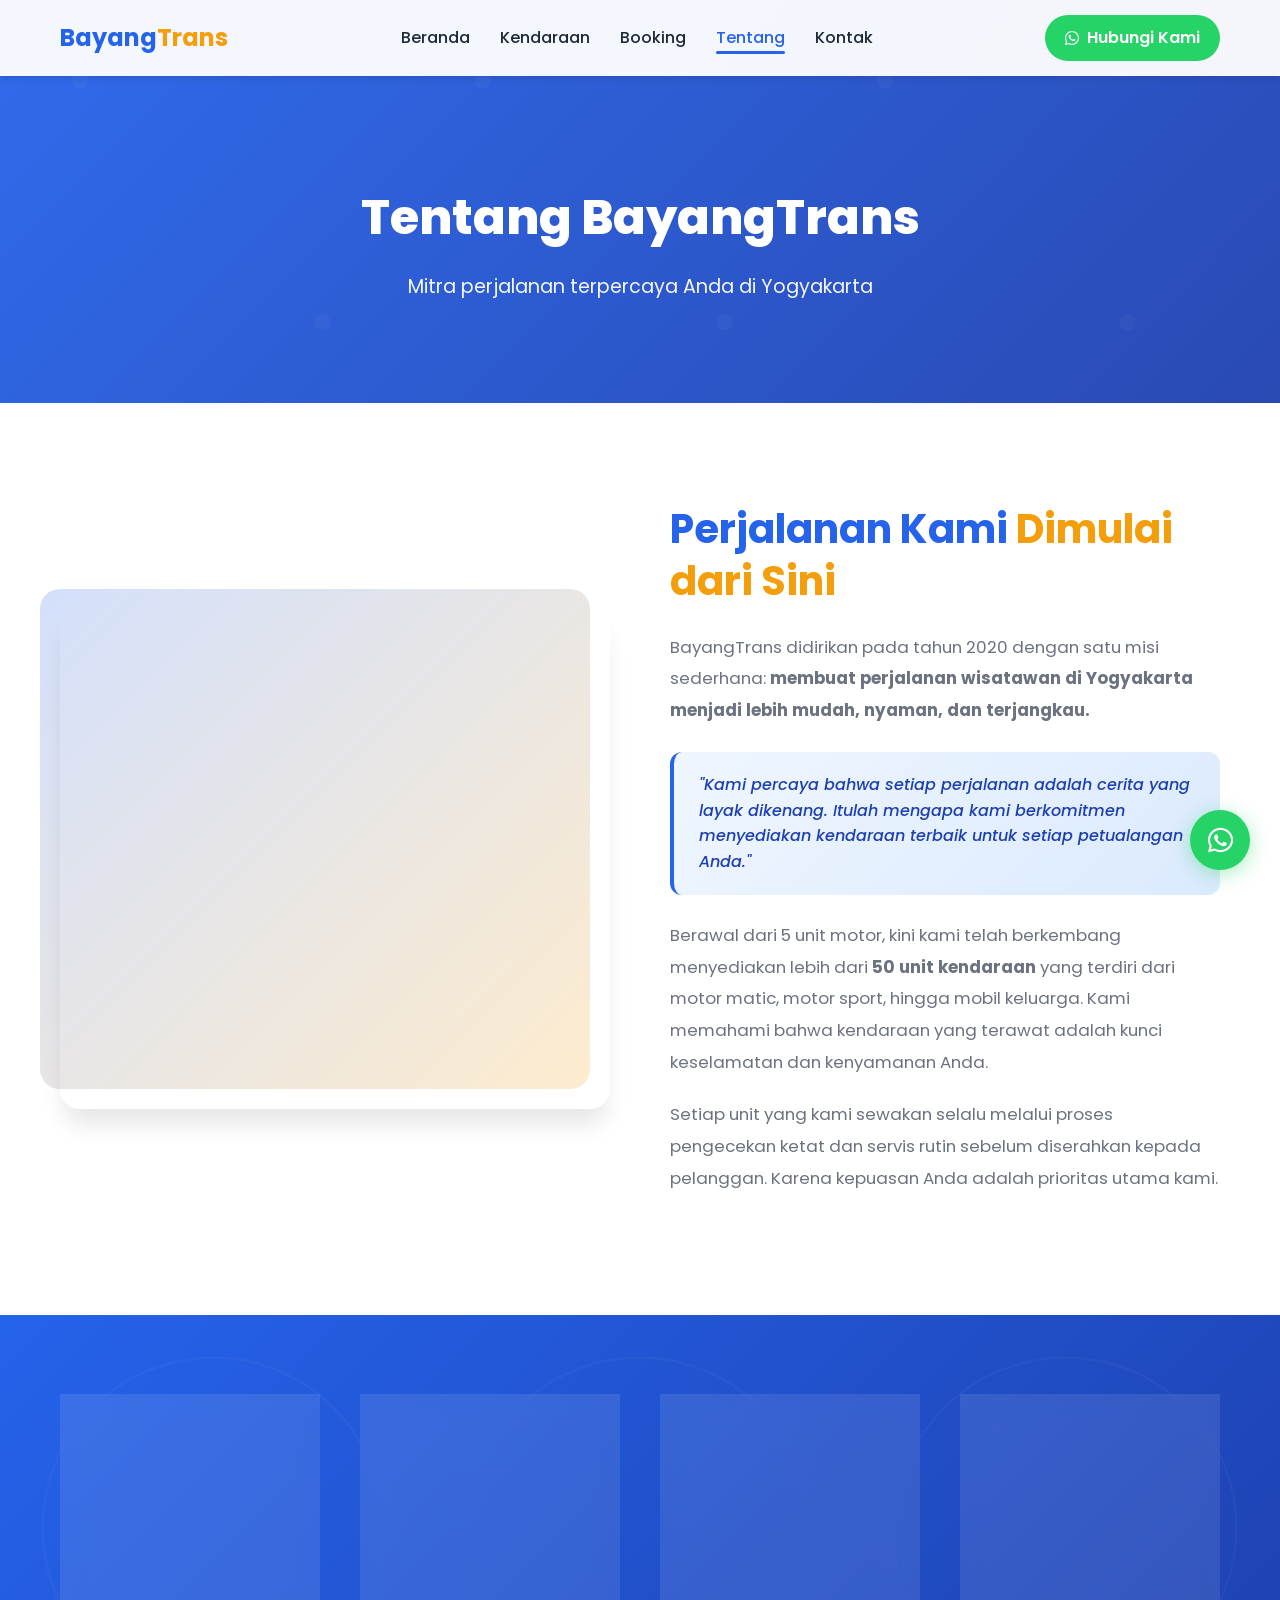
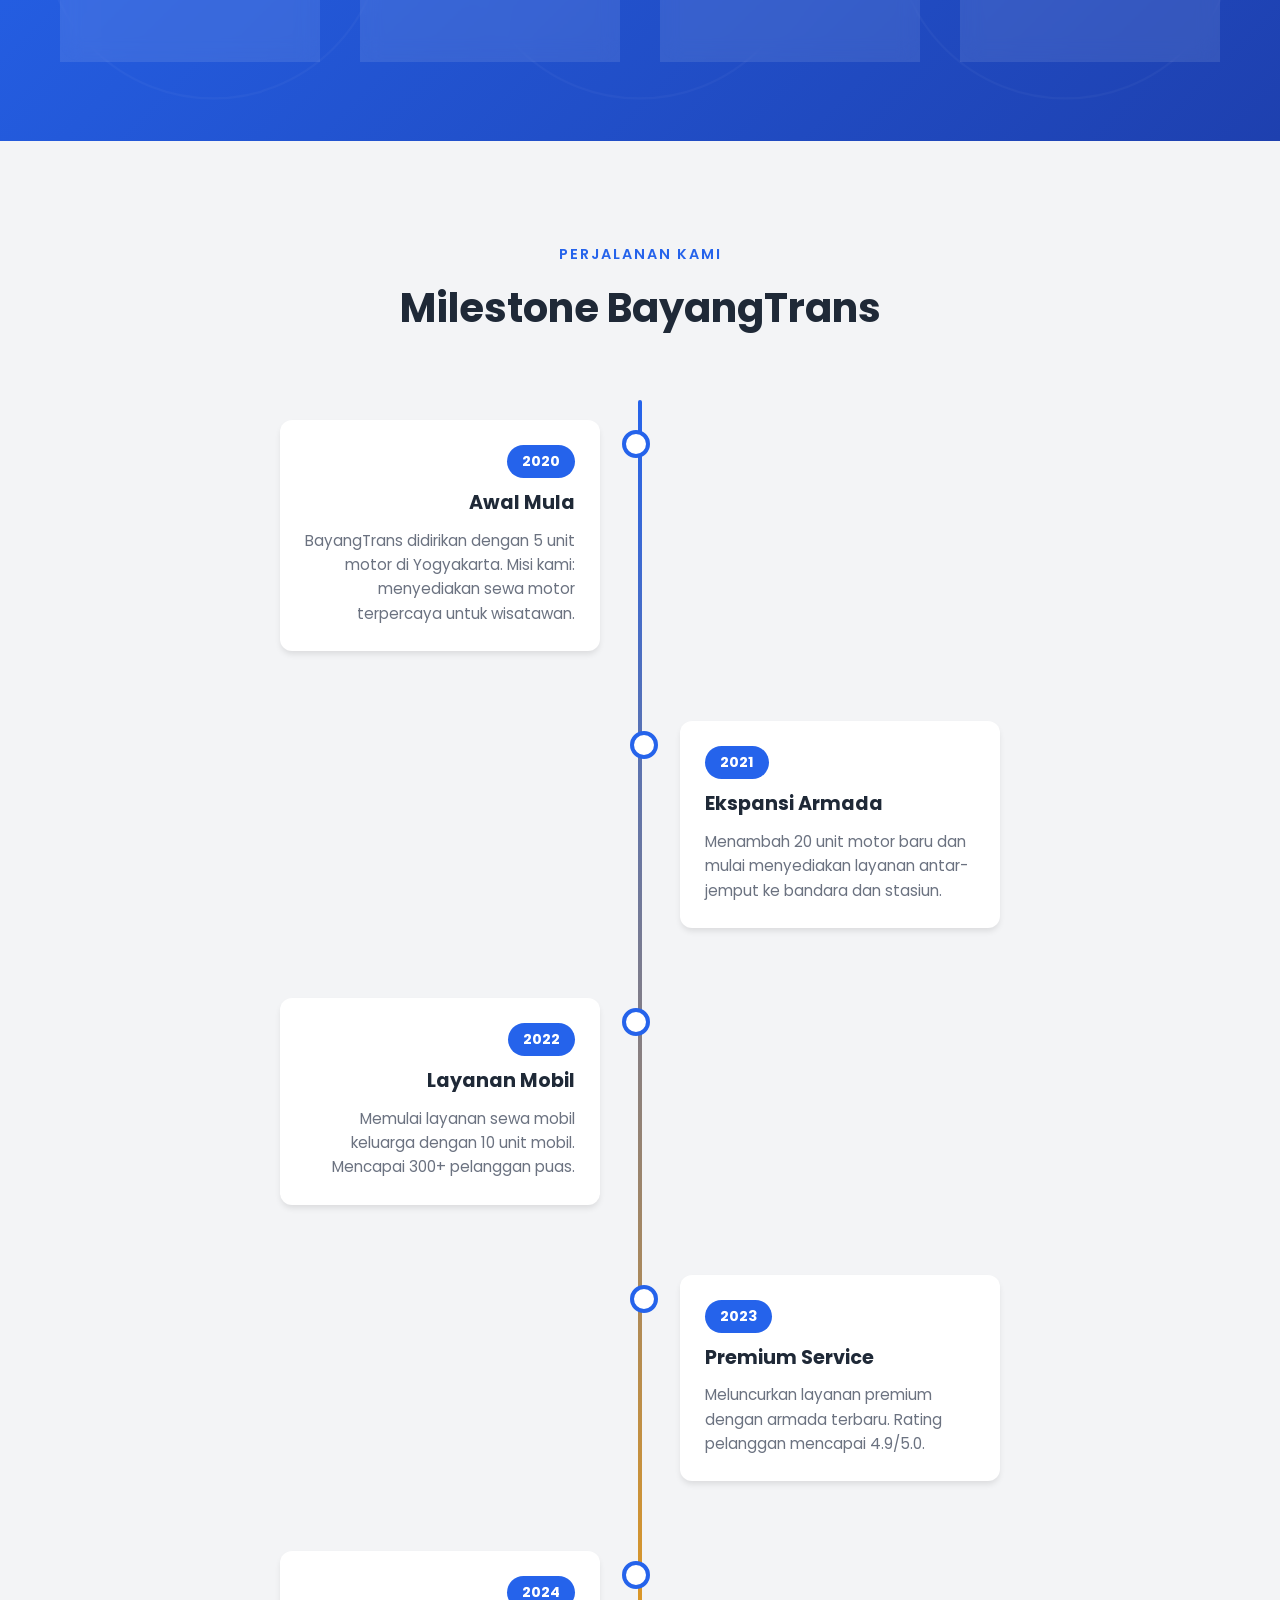
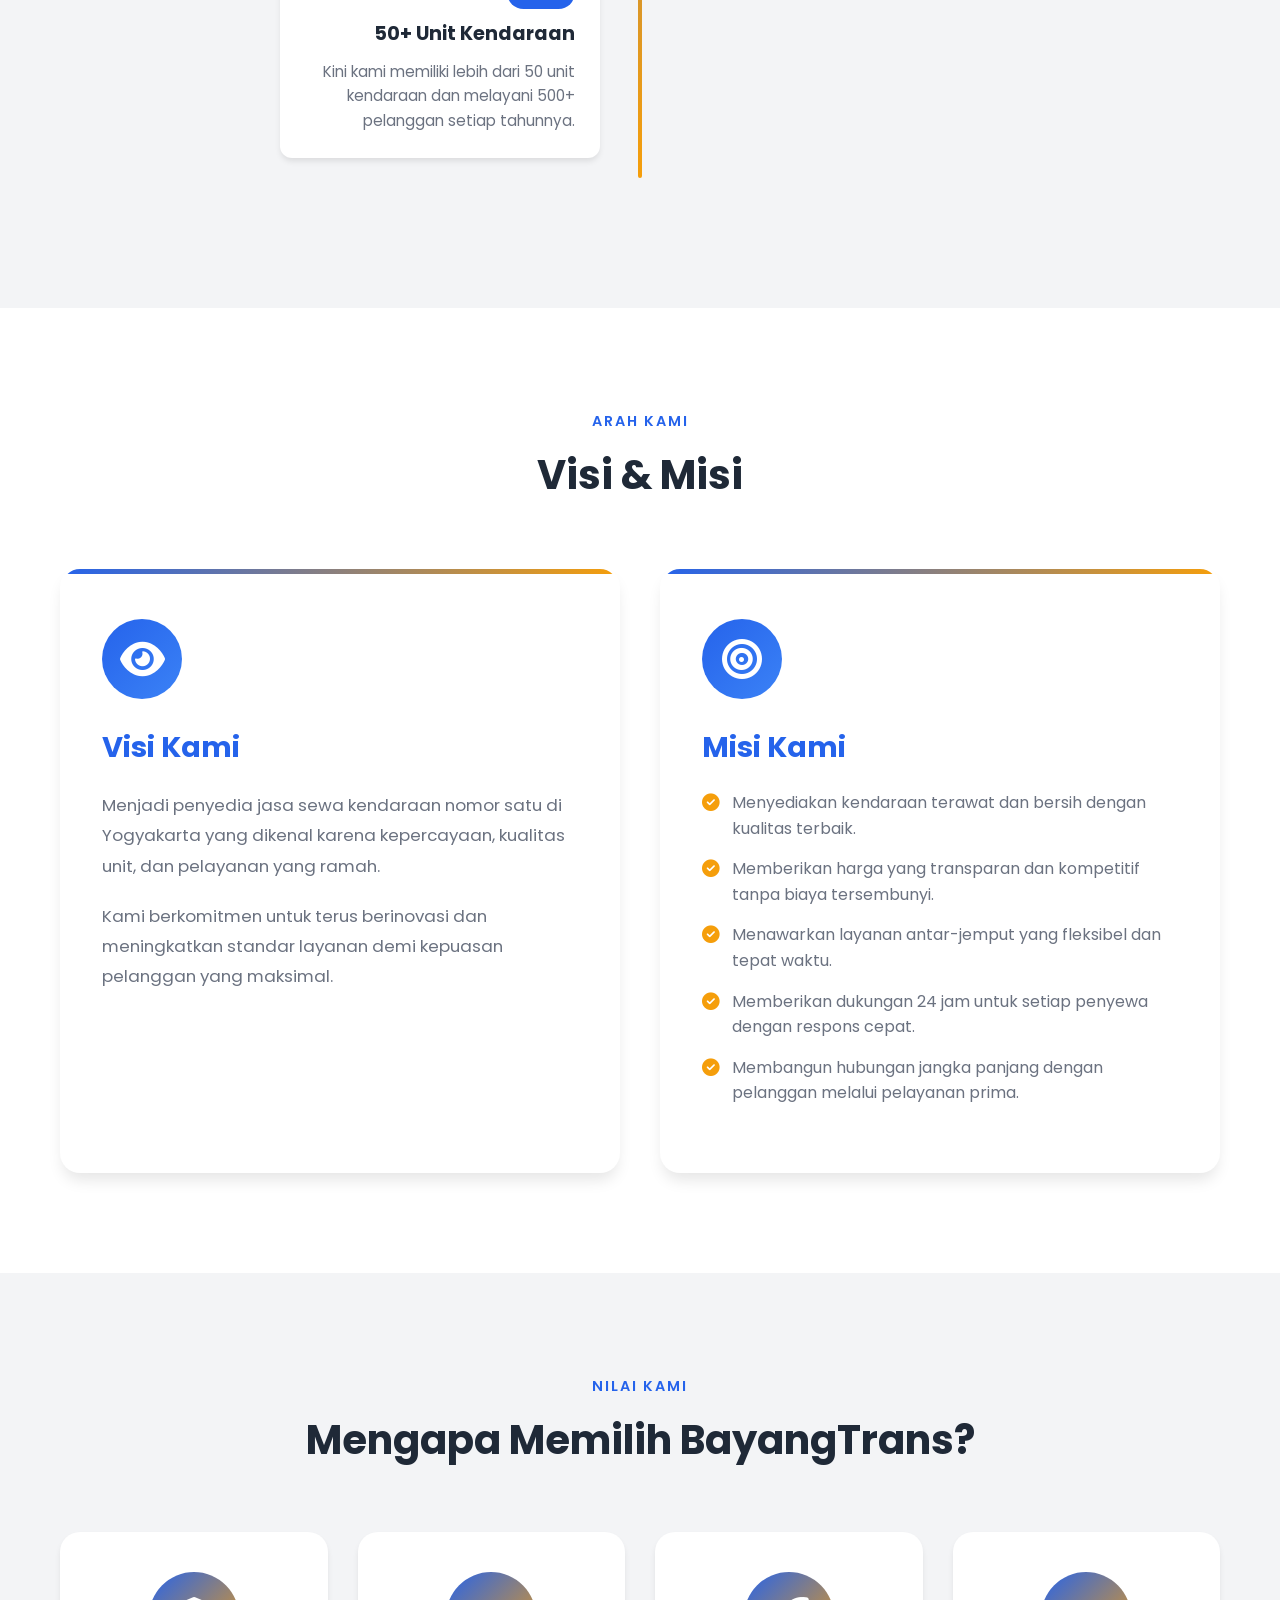
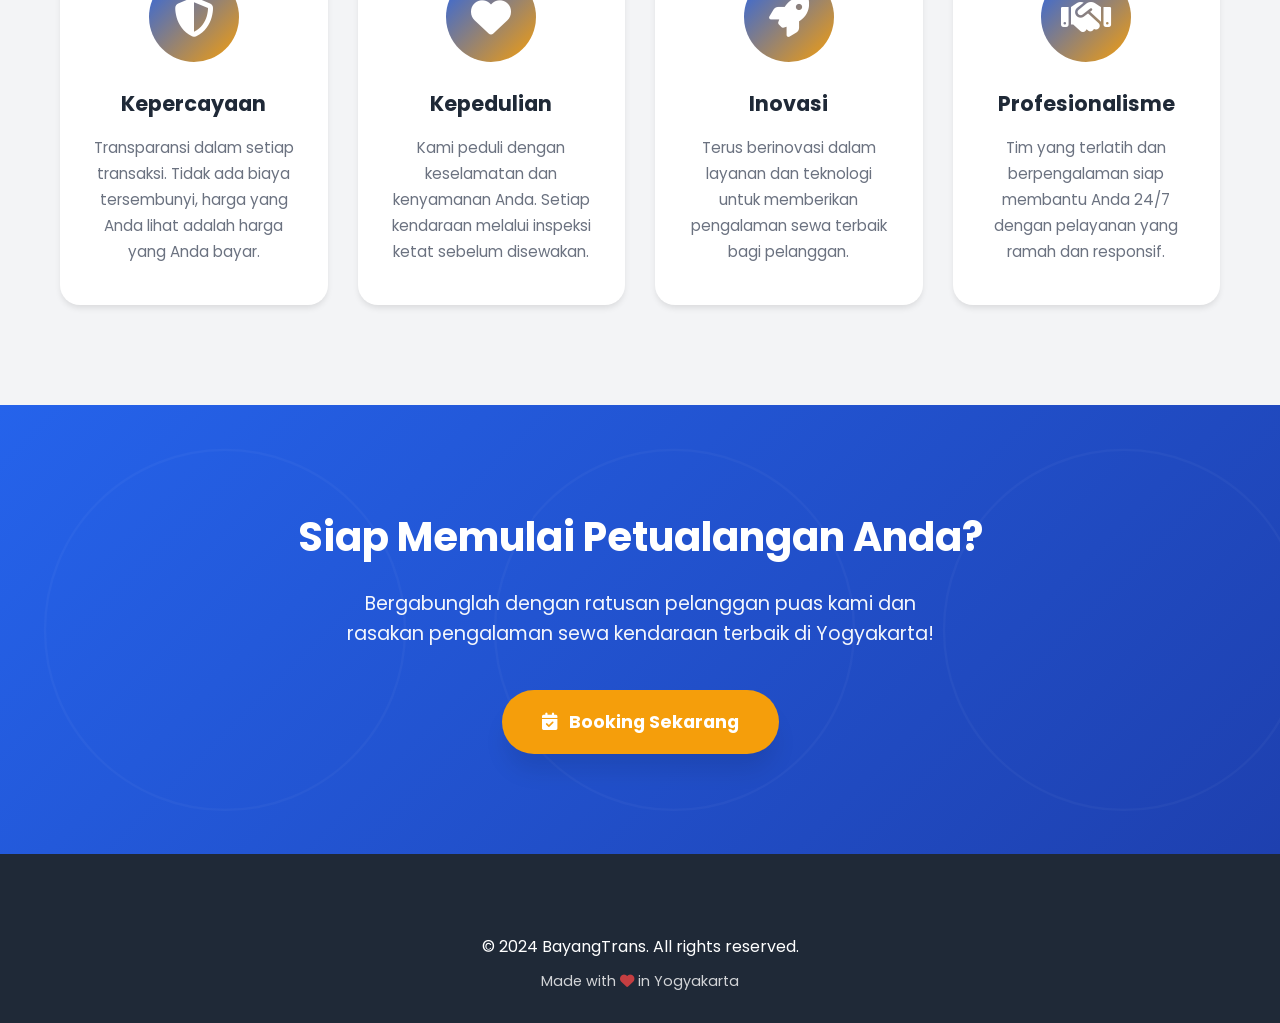
<file: tentang.html>
<!DOCTYPE html>
<html lang="id">
<head>
    <meta charset="UTF-8">
    <meta name="viewport" content="width=device-width, initial-scale=1.0">
    <title>Tentang Kami - BayangTrans</title>
    <link href="https://fonts.googleapis.com/css2?family=Poppins:wght@300;400;500;600;700;800;900&display=swap" rel="stylesheet">
    <link rel="stylesheet" href="https://cdnjs.cloudflare.com/ajax/libs/font-awesome/6.4.0/css/all.min.css">
    <link rel="stylesheet" href="css/style.css">
    <link rel="stylesheet" href="css/animations.css">
    <style>
        .page-header { 
            padding: 180px 0 100px; 
            background: linear-gradient(135deg, rgba(37, 99, 235, 0.95), rgba(30, 64, 175, 0.95)), 
                        url('https://images.unsplash.com/photo-1449965408869-eaa3f722e40d?auto=format&fit=crop&w=1920&q=80') center/cover;
            color: white; 
            text-align: center; 
            position: relative;
            overflow: hidden;
        }
        .page-header::before {
            content: '';
            position: absolute;
            top: 0;
            left: 0;
            right: 0;
            bottom: 0;
            background: url('data:image/svg+xml,<svg xmlns="http://www.w3.org/2000/svg" viewBox="0 0 100 100"><circle cx="20" cy="20" r="2" fill="white" opacity="0.1"/><circle cx="80" cy="80" r="2" fill="white" opacity="0.1"/></svg>');
            opacity: 0.3;
        }
        .page-header h1 { 
            font-size: 3rem; 
            margin-bottom: 15px; 
            font-weight: 800;
            position: relative;
            z-index: 2;
        }
        .page-header p {
            font-size: 1.2rem;
            opacity: 0.95;
            position: relative;
            z-index: 2;
        }
        
        /* Story Section */
        .story-section { 
            padding: 100px 0; 
            background: white;
        }
        .story-grid { 
            display: grid; 
            grid-template-columns: 1fr 1fr; 
            gap: 60px; 
            align-items: center; 
        }
        .story-img-container {
            position: relative;
        }
        .story-img { 
            width: 100%; 
            height: 500px; 
            background: url('https://images.unsplash.com/photo-1449965408869-eaa3f722e40d?auto=format&fit=crop&w=800&q=80') center/cover; 
            border-radius: var(--radius-lg); 
            box-shadow: var(--shadow-xl);
            position: relative;
            z-index: 2;
        }
        .story-img-container::before {
            content: '';
            position: absolute;
            top: -20px;
            left: -20px;
            right: 20px;
            bottom: 20px;
            background: linear-gradient(135deg, var(--primary), var(--accent));
            border-radius: var(--radius-lg);
            z-index: 1;
            opacity: 0.2;
        }
        .story-text h2 { 
            font-size: 2.5rem; 
            margin-bottom: 25px; 
            color: var(--primary);
            font-weight: 700;
            line-height: 1.3;
        }
        .story-text h2 span {
            color: var(--accent);
        }
        .story-text p { 
            margin-bottom: 20px; 
            color: var(--gray); 
            line-height: 1.9;
            font-size: 1.05rem;
        }
        .story-highlight {
            background: linear-gradient(135deg, #eff6ff, #dbeafe);
            border-left: 4px solid var(--primary);
            padding: 20px 25px;
            border-radius: var(--radius);
            margin: 25px 0;
            font-style: italic;
            color: var(--primary-dark);
            font-weight: 500;
        }

        /* Stats Section */
        .stats-section {
            padding: 80px 0;
            background: linear-gradient(135deg, var(--primary), var(--primary-dark));
            color: white;
            position: relative;
            overflow: hidden;
        }
        .stats-section::before {
            content: '';
            position: absolute;
            top: 0;
            left: 0;
            right: 0;
            bottom: 0;
            background: url('data:image/svg+xml,<svg xmlns="http://www.w3.org/2000/svg" viewBox="0 0 100 100"><circle cx="50" cy="50" r="40" fill="none" stroke="white" stroke-width="0.5" opacity="0.1"/></svg>');
            opacity: 0.3;
        }
        .stats-grid {
            display: grid;
            grid-template-columns: repeat(auto-fit, minmax(200px, 1fr));
            gap: 40px;
            position: relative;
            z-index: 2;
        }
        .stat-box {
            text-align: center;
            padding: 30px;
            background: rgba(255, 255, 255, 0.1);
            backdrop-filter: blur(10px);
            border-radius: var(--radius-lg);
            border: 1px solid rgba(255, 255, 255, 0.2);
            transition: var(--transition);
        }
        .stat-box:hover {
            transform: translateY(-10px);
            background: rgba(255, 255, 255, 0.15);
        }
        .stat-icon {
            font-size: 3rem;
            color: var(--accent);
            margin-bottom: 15px;
        }
        .stat-number {
            font-size: 3rem;
            font-weight: 800;
            margin-bottom: 10px;
            color: white;
        }
        .stat-label {
            font-size: 1rem;
            opacity: 0.9;
            font-weight: 500;
        }

        /* Timeline Section */
        .timeline-section {
            padding: 100px 0;
            background: var(--light-gray);
        }
        .timeline {
            position: relative;
            max-width: 800px;
            margin: 60px auto 0;
        }
        .timeline::before {
            content: '';
            position: absolute;
            left: 50%;
            transform: translateX(-50%);
            width: 4px;
            height: 100%;
            background: linear-gradient(to bottom, var(--primary), var(--accent));
            border-radius: 2px;
        }
        .timeline-item {
            padding: 20px 40px;
            position: relative;
            width: 50%;
            margin-bottom: 30px;
        }
        .timeline-item:nth-child(odd) {
            left: 0;
            text-align: right;
        }
        .timeline-item:nth-child(even) {
            left: 50%;
        }
        .timeline-item::after {
            content: '';
            position: absolute;
            width: 20px;
            height: 20px;
            background: white;
            border: 4px solid var(--primary);
            border-radius: 50%;
            top: 30px;
            z-index: 2;
        }
        .timeline-item:nth-child(odd)::after {
            right: -10px;
        }
        .timeline-item:nth-child(even)::after {
            left: -10px;
        }
        .timeline-content {
            background: white;
            padding: 25px;
            border-radius: var(--radius);
            box-shadow: var(--shadow);
            transition: var(--transition);
        }
        .timeline-content:hover {
            transform: scale(1.05);
            box-shadow: var(--shadow-lg);
        }
        .timeline-year {
            display: inline-block;
            background: var(--primary);
            color: white;
            padding: 5px 15px;
            border-radius: 50px;
            font-weight: 700;
            margin-bottom: 10px;
            font-size: 0.9rem;
        }
        .timeline-content h3 {
            color: var(--dark);
            margin-bottom: 10px;
            font-size: 1.2rem;
        }
        .timeline-content p {
            color: var(--gray);
            font-size: 0.95rem;
            line-height: 1.6;
        }

        /* Vision Mission */
        .vision-mission { 
            padding: 100px 0; 
            background: white;
        }
        .vm-grid { 
            display: grid; 
            grid-template-columns: 1fr 1fr; 
            gap: 40px; 
            margin-top: 60px;
        }
        .vm-card { 
            background: white; 
            padding: 50px 40px; 
            border-radius: var(--radius-lg); 
            box-shadow: var(--shadow-lg);
            position: relative;
            overflow: hidden;
            transition: var(--transition);
            border: 2px solid transparent;
        }
        .vm-card::before {
            content: '';
            position: absolute;
            top: 0;
            left: 0;
            right: 0;
            height: 5px;
            background: linear-gradient(90deg, var(--primary), var(--accent));
        }
        .vm-card:hover {
            transform: translateY(-10px);
            box-shadow: var(--shadow-xl);
            border-color: var(--primary);
        }
        .vm-icon {
            width: 80px;
            height: 80px;
            background: linear-gradient(135deg, var(--primary), var(--primary-light));
            border-radius: 50%;
            display: flex;
            align-items: center;
            justify-content: center;
            font-size: 2.5rem;
            color: white;
            margin-bottom: 25px;
        }
        .vm-card h3 { 
            color: var(--primary); 
            margin-bottom: 20px; 
            font-size: 1.8rem;
            font-weight: 700;
        }
        .vm-card p {
            color: var(--gray);
            line-height: 1.8;
            font-size: 1.05rem;
            margin-bottom: 20px;
        }
        .vm-card ul { 
            list-style: none; 
            margin-top: 20px;
        }
        .vm-card ul li { 
            margin-bottom: 15px; 
            display: flex; 
            align-items: start; 
            gap: 12px; 
            color: var(--gray);
            font-size: 1rem;
            line-height: 1.6;
        }
        .vm-card ul li i { 
            color: var(--accent); 
            margin-top: 4px;
            font-size: 1.1rem;
        }

        /* Values Section */
        .values-section {
            padding: 100px 0;
            background: var(--light-gray);
        }
        .values-grid {
            display: grid;
            grid-template-columns: repeat(auto-fit, minmax(250px, 1fr));
            gap: 30px;
            margin-top: 60px;
        }
        .value-card {
            background: white;
            padding: 40px 30px;
            border-radius: var(--radius-lg);
            text-align: center;
            box-shadow: var(--shadow);
            transition: var(--transition);
            position: relative;
            overflow: hidden;
        }
        .value-card::before {
            content: '';
            position: absolute;
            top: -50%;
            left: -50%;
            width: 200%;
            height: 200%;
            background: linear-gradient(45deg, transparent, rgba(37, 99, 235, 0.1), transparent);
            transform: rotate(45deg);
            transition: 0.5s;
            opacity: 0;
        }
        .value-card:hover::before {
            opacity: 1;
            top: -100%;
            left: -100%;
        }
        .value-card:hover {
            transform: translateY(-10px);
            box-shadow: var(--shadow-xl);
        }
        .value-icon {
            width: 90px;
            height: 90px;
            background: linear-gradient(135deg, var(--primary), var(--accent));
            border-radius: 50%;
            display: flex;
            align-items: center;
            justify-content: center;
            font-size: 2.5rem;
            color: white;
            margin: 0 auto 25px;
            position: relative;
            z-index: 2;
        }
        .value-card h3 {
            font-size: 1.3rem;
            margin-bottom: 15px;
            color: var(--dark);
            position: relative;
            z-index: 2;
        }
        .value-card p {
            color: var(--gray);
            line-height: 1.7;
            font-size: 0.95rem;
            position: relative;
            z-index: 2;
        }

        /* CTA Section */
        .cta-section {
            padding: 100px 0;
            background: linear-gradient(135deg, var(--primary), var(--primary-dark));
            color: white;
            text-align: center;
            position: relative;
            overflow: hidden;
        }
        .cta-section::before {
            content: '';
            position: absolute;
            top: 0;
            left: 0;
            right: 0;
            bottom: 0;
            background: url('data:image/svg+xml,<svg xmlns="http://www.w3.org/2000/svg" viewBox="0 0 100 100"><circle cx="50" cy="50" r="40" fill="none" stroke="white" stroke-width="0.5" opacity="0.1"/></svg>');
            opacity: 0.3;
        }
        .cta-content {
            position: relative;
            z-index: 2;
            max-width: 700px;
            margin: 0 auto;
        }
        .cta-content h2 {
            font-size: 2.5rem;
            margin-bottom: 20px;
            font-weight: 700;
        }
        .cta-content p {
            font-size: 1.2rem;
            opacity: 0.95;
            margin-bottom: 40px;
        }
        .btn-cta {
            display: inline-flex;
            align-items: center;
            gap: 12px;
            background: var(--accent);
            color: white;
            padding: 18px 40px;
            border-radius: 50px;
            font-size: 1.1rem;
            font-weight: 700;
            text-decoration: none;
            transition: var(--transition);
            box-shadow: var(--shadow-xl);
        }
        .btn-cta:hover {
            background: var(--accent-dark);
            transform: translateY(-3px) scale(1.05);
        }

        @media (max-width: 768px) { 
            .story-grid, .vm-grid { grid-template-columns: 1fr; } 
            .story-img { height: 300px; }
            .page-header h1 { font-size: 2rem; }
            .story-text h2 { font-size: 1.8rem; }
            
            .timeline::before { left: 20px; }
            .timeline-item { width: 100%; left: 0 !important; padding-left: 60px; text-align: left !important; }
            .timeline-item::after { left: 10px !important; right: auto !important; }
            
            .stat-number { font-size: 2.5rem; }
            .cta-content h2 { font-size: 1.8rem; }
        }
    </style>
</head>
<body>

    <nav class="navbar" id="navbar">
        <div class="container nav-container">
            <a href="index.html" class="logo"><span class="logo-text">Bayang<span>Trans</span></span></a>
            <ul class="nav-links" id="navLinks">
                <li><a href="index.html">Beranda</a></li>
                <li><a href="kendaraan.html">Kendaraan</a></li>
                <li><a href="booking.html">Booking</a></li>
                <li><a href="tentang.html" class="active">Tentang</a></li>
                <li><a href="kontak.html">Kontak</a></li>
            </ul>
            <a href="https://wa.me/6281263860005" class="nav-cta" target="_blank"><i class="fab fa-whatsapp"></i> Hubungi Kami</a>
            <div class="hamburger" id="hamburger"><span></span><span></span><span></span></div>
        </div>
    </nav>

    <section class="page-header">
        <div class="container">
            <h1>Tentang BayangTrans</h1>
            <p>Mitra perjalanan terpercaya Anda di Yogyakarta</p>
        </div>
    </section>

    <!-- Story Section -->
    <section class="story-section">
        <div class="container">
            <div class="story-grid">
                <div class="story-img-container fade-in">
                    <div class="story-img"></div>
                </div>
                <div class="story-text fade-in">
                    <h2>Perjalanan Kami <span>Dimulai dari Sini</span></h2>
                    <p>BayangTrans didirikan pada tahun 2020 dengan satu misi sederhana: <strong>membuat perjalanan wisatawan di Yogyakarta menjadi lebih mudah, nyaman, dan terjangkau.</strong></p>
                    
                    <div class="story-highlight">
                        "Kami percaya bahwa setiap perjalanan adalah cerita yang layak dikenang. Itulah mengapa kami berkomitmen menyediakan kendaraan terbaik untuk setiap petualangan Anda."
                    </div>
                    
                    <p>Berawal dari 5 unit motor, kini kami telah berkembang menyediakan lebih dari <strong>50 unit kendaraan</strong> yang terdiri dari motor matic, motor sport, hingga mobil keluarga. Kami memahami bahwa kendaraan yang terawat adalah kunci keselamatan dan kenyamanan Anda.</p>
                    
                    <p>Setiap unit yang kami sewakan selalu melalui proses pengecekan ketat dan servis rutin sebelum diserahkan kepada pelanggan. Karena kepuasan Anda adalah prioritas utama kami.</p>
                </div>
            </div>
        </div>
    </section>

    <!-- Stats Section -->
    <section class="stats-section">
        <div class="container">
            <div class="stats-grid">
                <div class="stat-box fade-in">
                    <div class="stat-icon"><i class="fas fa-users"></i></div>
                    <div class="stat-number">500+</div>
                    <div class="stat-label">Pelanggan Puas</div>
                </div>
                <div class="stat-box fade-in">
                    <div class="stat-icon"><i class="fas fa-motorcycle"></i></div>
                    <div class="stat-number">50+</div>
                    <div class="stat-label">Unit Tersedia</div>
                </div>
                <div class="stat-box fade-in">
                    <div class="stat-icon"><i class="fas fa-star"></i></div>
                    <div class="stat-number">4.9</div>
                    <div class="stat-label">Rating Pelanggan</div>
                </div>
                <div class="stat-box fade-in">
                    <div class="stat-icon"><i class="fas fa-clock"></i></div>
                    <div class="stat-number">24/7</div>
                    <div class="stat-label">Layanan Support</div>
                </div>
            </div>
        </div>
    </section>

    <!-- Timeline Section -->
    <section class="timeline-section">
        <div class="container">
            <div class="section-header">
                <span class="section-subtitle">Perjalanan Kami</span>
                <h2 class="section-title">Milestone BayangTrans</h2>
            </div>
            <div class="timeline">
                <div class="timeline-item fade-in">
                    <div class="timeline-content">
                        <span class="timeline-year">2020</span>
                        <h3>Awal Mula</h3>
                        <p>BayangTrans didirikan dengan 5 unit motor di Yogyakarta. Misi kami: menyediakan sewa motor terpercaya untuk wisatawan.</p>
                    </div>
                </div>
                <div class="timeline-item fade-in">
                    <div class="timeline-content">
                        <span class="timeline-year">2021</span>
                        <h3>Ekspansi Armada</h3>
                        <p>Menambah 20 unit motor baru dan mulai menyediakan layanan antar-jemput ke bandara dan stasiun.</p>
                    </div>
                </div>
                <div class="timeline-item fade-in">
                    <div class="timeline-content">
                        <span class="timeline-year">2022</span>
                        <h3>Layanan Mobil</h3>
                        <p>Memulai layanan sewa mobil keluarga dengan 10 unit mobil. Mencapai 300+ pelanggan puas.</p>
                    </div>
                </div>
                <div class="timeline-item fade-in">
                    <div class="timeline-content">
                        <span class="timeline-year">2023</span>
                        <h3>Premium Service</h3>
                        <p>Meluncurkan layanan premium dengan armada terbaru. Rating pelanggan mencapai 4.9/5.0.</p>
                    </div>
                </div>
                <div class="timeline-item fade-in">
                    <div class="timeline-content">
                        <span class="timeline-year">2024</span>
                        <h3>50+ Unit Kendaraan</h3>
                        <p>Kini kami memiliki lebih dari 50 unit kendaraan dan melayani 500+ pelanggan setiap tahunnya.</p>
                    </div>
                </div>
            </div>
        </div>
    </section>

    <!-- Vision Mission -->
    <section class="vision-mission">
        <div class="container">
            <div class="section-header">
                <span class="section-subtitle">Arah Kami</span>
                <h2 class="section-title">Visi & Misi</h2>
            </div>
            <div class="vm-grid">
                <div class="vm-card fade-in">
                    <div class="vm-icon">
                        <i class="fas fa-eye"></i>
                    </div>
                    <h3>Visi Kami</h3>
                    <p>Menjadi penyedia jasa sewa kendaraan nomor satu di Yogyakarta yang dikenal karena kepercayaan, kualitas unit, dan pelayanan yang ramah.</p>
                    <p>Kami berkomitmen untuk terus berinovasi dan meningkatkan standar layanan demi kepuasan pelanggan yang maksimal.</p>
                </div>
                <div class="vm-card fade-in">
                    <div class="vm-icon">
                        <i class="fas fa-bullseye"></i>
                    </div>
                    <h3>Misi Kami</h3>
                    <ul>
                        <li><i class="fas fa-check-circle"></i> Menyediakan kendaraan terawat dan bersih dengan kualitas terbaik.</li>
                        <li><i class="fas fa-check-circle"></i> Memberikan harga yang transparan dan kompetitif tanpa biaya tersembunyi.</li>
                        <li><i class="fas fa-check-circle"></i> Menawarkan layanan antar-jemput yang fleksibel dan tepat waktu.</li>
                        <li><i class="fas fa-check-circle"></i> Memberikan dukungan 24 jam untuk setiap penyewa dengan respons cepat.</li>
                        <li><i class="fas fa-check-circle"></i> Membangun hubungan jangka panjang dengan pelanggan melalui pelayanan prima.</li>
                    </ul>
                </div>
            </div>
        </div>
    </section>

    <!-- Values Section -->
    <section class="values-section">
        <div class="container">
            <div class="section-header">
                <span class="section-subtitle">Nilai Kami</span>
                <h2 class="section-title">Mengapa Memilih BayangTrans?</h2>
            </div>
            <div class="values-grid">
                <div class="value-card fade-in">
                    <div class="value-icon">
                        <i class="fas fa-shield-alt"></i>
                    </div>
                    <h3>Kepercayaan</h3>
                    <p>Transparansi dalam setiap transaksi. Tidak ada biaya tersembunyi, harga yang Anda lihat adalah harga yang Anda bayar.</p>
                </div>
                <div class="value-card fade-in">
                    <div class="value-icon">
                        <i class="fas fa-heart"></i>
                    </div>
                    <h3>Kepedulian</h3>
                    <p>Kami peduli dengan keselamatan dan kenyamanan Anda. Setiap kendaraan melalui inspeksi ketat sebelum disewakan.</p>
                </div>
                <div class="value-card fade-in">
                    <div class="value-icon">
                        <i class="fas fa-rocket"></i>
                    </div>
                    <h3>Inovasi</h3>
                    <p>Terus berinovasi dalam layanan dan teknologi untuk memberikan pengalaman sewa terbaik bagi pelanggan.</p>
                </div>
                <div class="value-card fade-in">
                    <div class="value-icon">
                        <i class="fas fa-handshake"></i>
                    </div>
                    <h3>Profesionalisme</h3>
                    <p>Tim yang terlatih dan berpengalaman siap membantu Anda 24/7 dengan pelayanan yang ramah dan responsif.</p>
                </div>
            </div>
        </div>
    </section>

    <!-- CTA Section -->
    <section class="cta-section">
        <div class="container">
            <div class="cta-content fade-in">
                <h2>Siap Memulai Petualangan Anda?</h2>
                <p>Bergabunglah dengan ratusan pelanggan puas kami dan rasakan pengalaman sewa kendaraan terbaik di Yogyakarta!</p>
                <a href="booking.html" class="btn-cta">
                    <i class="fas fa-calendar-check"></i> Booking Sekarang
                </a>
            </div>
        </div>
    </section>

    <footer class="footer">
        <div class="container" style="text-align:center;">
            <p>&copy; 2024 BayangTrans. All rights reserved.</p>
            <p style="margin-top: 10px; font-size: 0.9rem; opacity: 0.8;">Made with <i class="fas fa-heart" style="color: #ef4444;"></i> in Yogyakarta</p>
        </div>
    </footer>

    <a href="https://wa.me/6281263860005" class="floating-wa" target="_blank"><i class="fab fa-whatsapp"></i></a>
    <script src="js/main.js"></script>
</body>
</html>
</file>
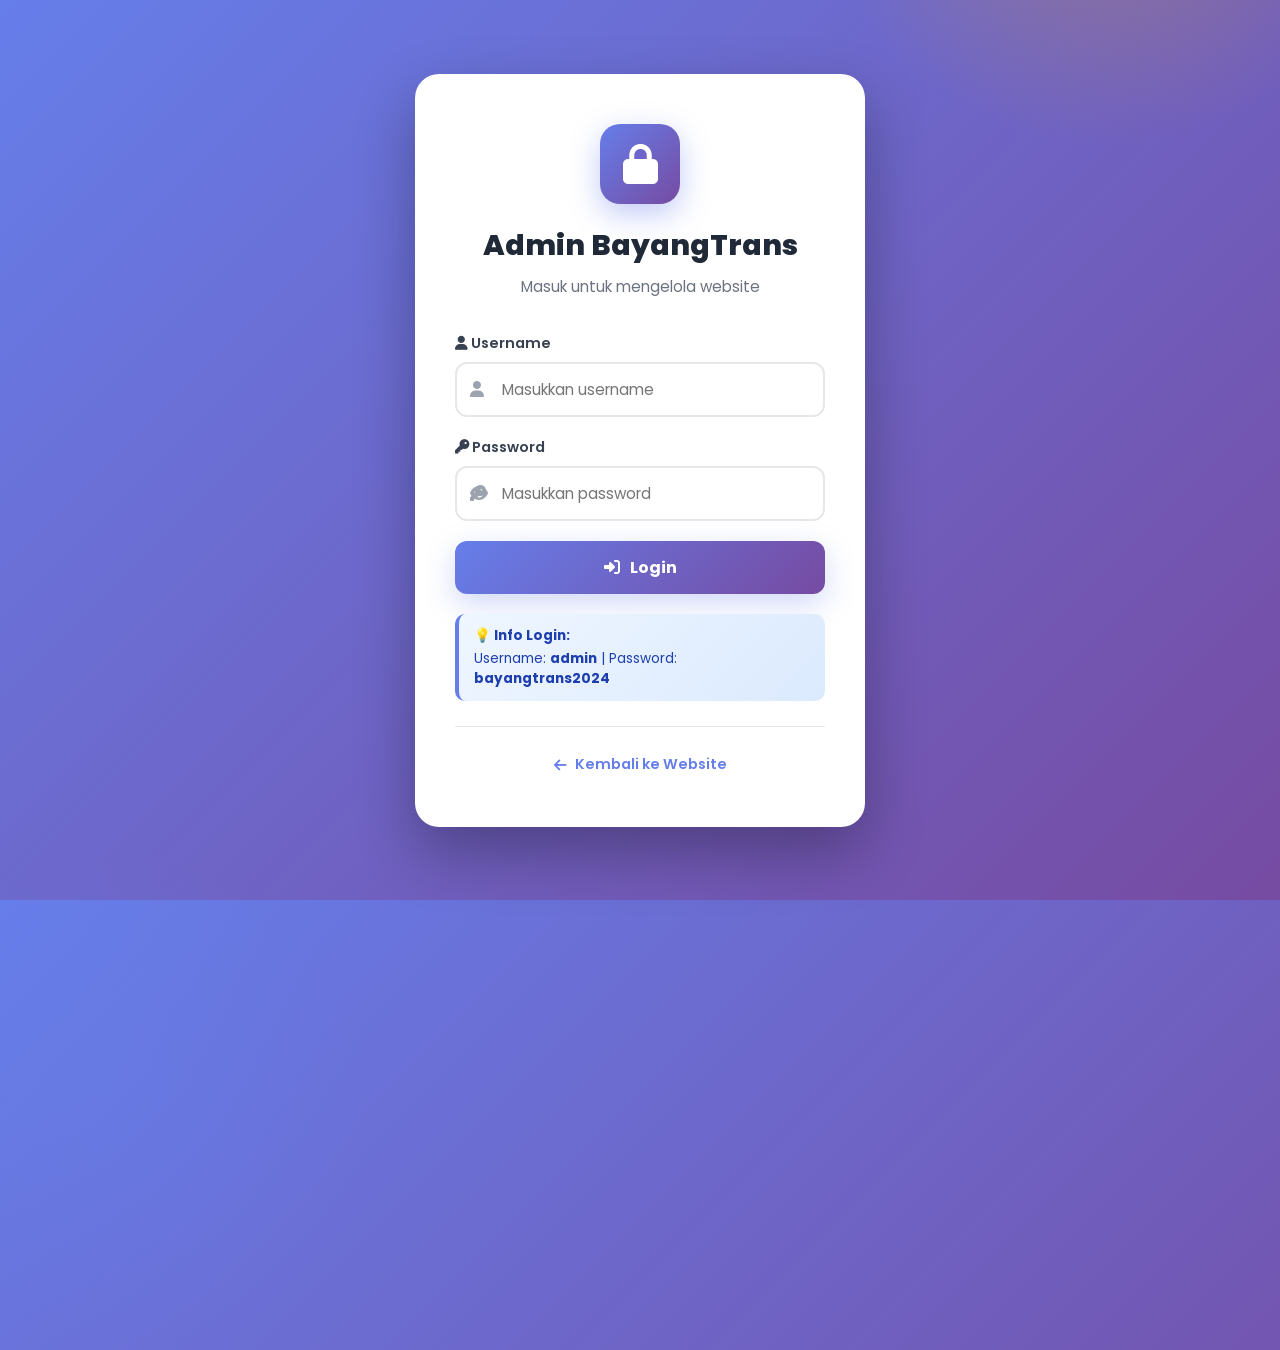
<file: admin/dashboard.html>
<!DOCTYPE html>
<html lang="id">
<head>
    <meta charset="UTF-8">
    <meta name="viewport" content="width=device-width, initial-scale=1.0">
    <title>Dashboard Admin - BayangTrans</title>
    <link href="https://fonts.googleapis.com/css2?family=Poppins:wght@300;400;500;600;700;800;900&display=swap" rel="stylesheet">
    <link rel="stylesheet" href="https://cdnjs.cloudflare.com/ajax/libs/font-awesome/6.4.0/css/all.min.css">
    <style>
        * { margin: 0; padding: 0; box-sizing: border-box; }
        body { 
            font-family: 'Poppins', sans-serif; 
            background: linear-gradient(135deg, #f3f4f6 0%, #e5e7eb 100%);
            min-height: 100vh;
        }
        
        /* Loading Overlay */
        .loading-overlay {
            position: fixed;
            top: 0; left: 0; right: 0; bottom: 0;
            background: rgba(255, 255, 255, 0.9);
            display: flex;
            align-items: center;
            justify-content: center;
            z-index: 9999;
            flex-direction: column;
            gap: 20px;
            transition: opacity 0.3s ease;
        }
        
        .loading-overlay.hidden { 
            opacity: 0;
            pointer-events: none;
        }
        
        .spinner {
            width: 60px;
            height: 60px;
            border: 5px solid #e5e7eb;
            border-top-color: #667eea;
            border-radius: 50%;
            animation: spin 1s linear infinite;
        }
        
        @keyframes spin {
            to { transform: rotate(360deg); }
        }
        
        /* Navbar */
        .navbar {
            background: linear-gradient(135deg, #1f2937 0%, #111827 100%);
            color: white;
            padding: 20px 30px;
            box-shadow: 0 4px 20px rgba(0,0,0,0.1);
            display: flex;
            justify-content: space-between;
            align-items: center;
            flex-wrap: wrap;
            gap: 15px;
        }
        
        .navbar-brand {
            font-size: 1.8rem;
            font-weight: 900;
            background: linear-gradient(135deg, #667eea, #764ba2);
            -webkit-background-clip: text;
            -webkit-text-fill-color: transparent;
            display: flex;
            align-items: center;
            gap: 12px;
        }
        
        .db-status {
            display: inline-flex;
            align-items: center;
            gap: 6px;
            padding: 4px 12px;
            background: rgba(16, 185, 129, 0.2);
            border-radius: 50px;
            font-size: 0.75rem;
            font-weight: 600;
            color: #10b981;
            -webkit-text-fill-color: #10b981;
        }
        
        .db-status::before {
            content: '';
            width: 8px;
            height: 8px;
            background: #10b981;
            border-radius: 50%;
            animation: pulse 2s infinite;
        }
        
        @keyframes pulse {
            0%, 100% { opacity: 1; }
            50% { opacity: 0.5; }
        }
        
        .db-status.offline {
            background: rgba(245, 158, 11, 0.2);
            color: #f59e0b;
        }
        
        .db-status.offline::before { background: #f59e0b; }
        
        .db-status.error {
            background: rgba(239, 68, 68, 0.2);
            color: #ef4444;
        }
        
        .db-status.error::before { background: #ef4444; }
        
        .navbar-user {
            display: flex;
            align-items: center;
            gap: 15px;
        }
        
        .user-info { text-align: right; }
        .user-info h4 { font-size: 0.95rem; margin-bottom: 2px; }
        .user-info p { font-size: 0.75rem; color: #9ca3af; }
        
        .user-avatar {
            width: 45px;
            height: 45px;
            background: linear-gradient(135deg, #667eea, #764ba2);
            border-radius: 50%;
            display: flex;
            align-items: center;
            justify-content: center;
            font-size: 1.2rem;
            font-weight: 700;
        }
        
        .btn-logout {
            background: linear-gradient(135deg, #ef4444, #dc2626);
            color: white;
            padding: 10px 20px;
            border-radius: 50px;
            font-weight: 600;
            font-size: 0.9rem;
            display: inline-flex;
            align-items: center;
            gap: 8px;
            transition: all 0.3s ease;
            border: none;
            cursor: pointer;
        }
        
        .btn-logout:hover { transform: translateY(-2px); box-shadow: 0 5px 15px rgba(239, 68, 68, 0.4); }
        
        /* Container */
        .container {
            max-width: 1400px;
            margin: 0 auto;
            padding: 30px;
        }
        
        .page-header {
            margin-bottom: 30px;
            display: flex;
            justify-content: space-between;
            align-items: center;
            flex-wrap: wrap;
            gap: 15px;
        }
        
        .page-header h1 {
            font-size: 2rem;
            color: #1f2937;
            margin-bottom: 8px;
        }
        
        .page-header p {
            color: #6b7280;
            font-size: 0.95rem;
        }
        
        .btn-refresh {
            background: linear-gradient(135deg, #667eea, #764ba2);
            color: white;
            padding: 10px 20px;
            border-radius: 50px;
            font-weight: 600;
            font-size: 0.9rem;
            display: inline-flex;
            align-items: center;
            gap: 8px;
            transition: all 0.3s ease;
            border: none;
            cursor: pointer;
        }
        
        .btn-refresh:hover { transform: translateY(-2px); box-shadow: 0 5px 15px rgba(102, 126, 234, 0.4); }
        .btn-refresh:disabled { opacity: 0.6; cursor: not-allowed; }
        
        /* Stats Grid */
        .stats-grid {
            display: grid;
            grid-template-columns: repeat(auto-fit, minmax(250px, 1fr));
            gap: 25px;
            margin-bottom: 30px;
        }
        
        .stat-card {
            background: white;
            padding: 30px;
            border-radius: 20px;
            box-shadow: 0 4px 20px rgba(0,0,0,0.08);
            position: relative;
            overflow: hidden;
            transition: all 0.3s ease;
        }
        
        .stat-card:hover {
            transform: translateY(-5px);
            box-shadow: 0 10px 30px rgba(0,0,0,0.12);
        }
        
        .stat-card::before {
            content: '';
            position: absolute;
            top: 0; left: 0; right: 0;
            height: 4px;
            background: linear-gradient(90deg, #667eea, #764ba2);
        }
        
        .stat-card.motor::before { background: linear-gradient(90deg, #10b981, #059669); }
        .stat-card.mobil::before { background: linear-gradient(90deg, #f59e0b, #d97706); }
        .stat-card.booking::before { background: linear-gradient(90deg, #667eea, #764ba2); }
        .stat-card.revenue::before { background: linear-gradient(90deg, #ec4899, #db2777); }
        .stat-card.booking-new::before { background: linear-gradient(90deg, #f59e0b, #d97706); }
        
        .stat-icon {
            width: 60px;
            height: 60px;
            background: linear-gradient(135deg, #667eea, #764ba2);
            border-radius: 16px;
            display: flex;
            align-items: center;
            justify-content: center;
            font-size: 1.8rem;
            color: white;
            margin-bottom: 20px;
        }
        
        .stat-card.motor .stat-icon { background: linear-gradient(135deg, #10b981, #059669); }
        .stat-card.mobil .stat-icon { background: linear-gradient(135deg, #f59e0b, #d97706); }
        .stat-card.booking .stat-icon { background: linear-gradient(135deg, #667eea, #764ba2); }
        .stat-card.revenue .stat-icon { background: linear-gradient(135deg, #ec4899, #db2777); }
        .stat-card.booking-new .stat-icon { background: linear-gradient(135deg, #f59e0b, #d97706); }
        
        .stat-card h3 {
            color: #6b7280;
            font-size: 0.9rem;
            margin-bottom: 10px;
            font-weight: 500;
        }
        
        .stat-card .number {
            font-size: 2.5rem;
            font-weight: 800;
            color: #1f2937;
            margin-bottom: 5px;
        }
        
        .stat-card .trend {
            font-size: 0.85rem;
            color: #10b981;
            font-weight: 600;
        }
        
        /* Quick Actions */
        .quick-actions {
            background: white;
            padding: 30px;
            border-radius: 20px;
            box-shadow: 0 4px 20px rgba(0,0,0,0.08);
            margin-bottom: 30px;
        }
        
        .quick-actions h2 {
            font-size: 1.3rem;
            color: #1f2937;
            margin-bottom: 20px;
            display: flex;
            align-items: center;
            gap: 10px;
        }
        
        .action-grid {
            display: grid;
            grid-template-columns: repeat(auto-fit, minmax(200px, 1fr));
            gap: 15px;
        }
        
        .action-btn {
            padding: 25px 20px;
            background: linear-gradient(135deg, #f9fafb, #f3f4f6);
            border-radius: 16px;
            text-align: center;
            text-decoration: none;
            color: #1f2937;
            transition: all 0.3s ease;
            border: 2px solid transparent;
            display: flex;
            flex-direction: column;
            align-items: center;
            gap: 12px;
        }
        
        .action-btn:hover {
            background: linear-gradient(135deg, #667eea, #764ba2);
            color: white;
            transform: translateY(-5px);
            box-shadow: 0 10px 25px rgba(102, 126, 234, 0.3);
        }
        
        .action-btn i { font-size: 2rem; }
        .action-btn span { font-size: 0.95rem; font-weight: 600; }
        
        /* Content Grid */
        .content-grid {
            display: grid;
            grid-template-columns: 2fr 1fr;
            gap: 25px;
        }
        
        .content-card {
            background: white;
            padding: 30px;
            border-radius: 20px;
            box-shadow: 0 4px 20px rgba(0,0,0,0.08);
        }
        
        .content-card-header {
            display: flex;
            justify-content: space-between;
            align-items: center;
            margin-bottom: 20px;
            flex-wrap: wrap;
            gap: 10px;
        }
        
        .content-card h2 {
            font-size: 1.3rem;
            color: #1f2937;
            display: flex;
            align-items: center;
            gap: 10px;
        }
        
        .filter-select {
            padding: 8px 15px;
            border: 2px solid #e5e7eb;
            border-radius: 50px;
            font-family: 'Poppins', sans-serif;
            font-size: 0.85rem;
            font-weight: 600;
            color: #6b7280;
            cursor: pointer;
            transition: all 0.3s ease;
        }
        
        .filter-select:focus { outline: none; border-color: #667eea; }
        
        .vehicle-list, .booking-list {
            display: flex;
            flex-direction: column;
            gap: 12px;
            max-height: 500px;
            overflow-y: auto;
            padding-right: 10px;
        }
        
        .vehicle-list::-webkit-scrollbar, .booking-list::-webkit-scrollbar { width: 6px; }
        .vehicle-list::-webkit-scrollbar-track, .booking-list::-webkit-scrollbar-track { background: #f3f4f6; border-radius: 10px; }
        .vehicle-list::-webkit-scrollbar-thumb, .booking-list::-webkit-scrollbar-thumb { background: #d1d5db; border-radius: 10px; }
        .vehicle-list::-webkit-scrollbar-thumb:hover, .booking-list::-webkit-scrollbar-thumb:hover { background: #9ca3af; }
        
        .vehicle-item, .booking-item {
            display: flex;
            align-items: center;
            gap: 15px;
            padding: 15px;
            background: #f9fafb;
            border-radius: 12px;
            transition: all 0.3s ease;
        }
        
        .vehicle-item:hover, .booking-item:hover {
            background: #f3f4f6;
            transform: translateX(5px);
        }
        
        .vehicle-item-icon, .booking-item-icon {
            width: 45px;
            height: 45px;
            background: linear-gradient(135deg, #667eea, #764ba2);
            border-radius: 12px;
            display: flex;
            align-items: center;
            justify-content: center;
            color: white;
            font-size: 1.2rem;
            flex-shrink: 0;
        }
        
        .vehicle-item.motor .vehicle-item-icon { background: linear-gradient(135deg, #10b981, #059669); }
        .vehicle-item.mobil .vehicle-item-icon { background: linear-gradient(135deg, #f59e0b, #d97706); }
        .booking-item-icon { background: linear-gradient(135deg, #f59e0b, #d97706); }
        
        .vehicle-item-info, .booking-item-info { flex: 1; min-width: 0; }
        .vehicle-item-info h4, .booking-item-info h4 { font-size: 0.95rem; margin-bottom: 3px; color: #1f2937; }
        .vehicle-item-info p, .booking-item-info p { font-size: 0.8rem; color: #6b7280; }
        
        .status-badge {
            padding: 5px 12px;
            border-radius: 50px;
            font-size: 0.75rem;
            font-weight: 700;
            white-space: nowrap;
        }
        
        .status-available { background: #d1fae5; color: #065f46; }
        .status-unavailable { background: #fee2e2; color: #991b1b; }
        .status-pending { background: #fef3c7; color: #92400e; }
        .status-dp-diterima { background: #dbeafe; color: #1e40af; }
        .status-aktif { background: #d1fae5; color: #065f46; }
        .status-selesai { background: #e5e7eb; color: #374151; }
        .status-batal { background: #fee2e2; color: #991b1b; }
        
        .info-box {
            background: linear-gradient(135deg, #eff6ff, #dbeafe);
            border-left: 4px solid #667eea;
            padding: 20px;
            border-radius: 12px;
            margin-bottom: 20px;
        }
        
        .info-box h3 {
            color: #1e40af;
            font-size: 1rem;
            margin-bottom: 8px;
            display: flex;
            align-items: center;
            gap: 8px;
        }
        
        .info-box p {
            color: #374151;
            font-size: 0.9rem;
            line-height: 1.6;
        }
        
        /* Toast */
        .toast {
            position: fixed;
            bottom: 30px;
            right: 30px;
            padding: 15px 25px;
            border-radius: 12px;
            box-shadow: 0 10px 30px rgba(0,0,0,0.2);
            display: none;
            align-items: center;
            gap: 12px;
            font-weight: 600;
            z-index: 9999;
            color: white;
            animation: slideIn 0.4s ease;
        }
        
        .toast.show { display: flex; }
        .toast.success { background: linear-gradient(135deg, #10b981, #059669); }
        .toast.error { background: linear-gradient(135deg, #ef4444, #dc2626); }
        .toast.warning { background: linear-gradient(135deg, #f59e0b, #d97706); }
        
        @keyframes slideIn {
            from { transform: translateX(400px); opacity: 0; }
            to { transform: translateX(0); opacity: 1; }
        }
        
        /* Empty State */
        .empty-state {
            text-align: center;
            padding: 40px 20px;
            color: #9ca3af;
        }
        
        .empty-state i {
            font-size: 3rem;
            margin-bottom: 15px;
            opacity: 0.5;
        }
        
        @media (max-width: 768px) {
            .content-grid { grid-template-columns: 1fr; }
            .navbar { flex-direction: column; gap: 15px; }
            .stats-grid { grid-template-columns: 1fr; }
            .page-header { flex-direction: column; align-items: flex-start; }
        }
    </style>
</head>
<body>

    <!-- Loading Overlay -->
    <div class="loading-overlay" id="loadingOverlay">
        <div class="spinner"></div>
        <p style="color: #6b7280; font-weight: 600;">Memuat dashboard...</p>
    </div>

    <!-- Navbar -->
    <nav class="navbar">
        <div class="navbar-brand">
            <i class="fas fa-tachometer-alt"></i> Dashboard Admin
            <span class="db-status" id="dbStatus">Online</span>
        </div>
        <div class="navbar-user">
            <div class="user-info">
                <h4 id="admin-name">Administrator</h4>
                <p>Super Admin</p>
            </div>
            <div class="user-avatar">A</div>
            <button class="btn-logout" onclick="doLogout()">
                <i class="fas fa-sign-out-alt"></i> Logout
            </button>
        </div>
    </nav>

    <!-- Main Content -->
    <div class="container">
        <div class="page-header">
            <div>
                <h1>Selamat Datang, <span id="welcome-name">Administrator</span>! 👋</h1>
                <p>Kelola kendaraan dan pengaturan BayangTrans dari sini</p>
            </div>
            <button class="btn-refresh" onclick="refreshData()" id="btnRefresh">
                <i class="fas fa-sync-alt"></i> Refresh Data
            </button>
        </div>

        <!-- Stats -->
        <div class="stats-grid">
            <div class="stat-card motor">
                <div class="stat-icon"><i class="fas fa-motorcycle"></i></div>
                <h3>Total Motor</h3>
                <div class="number" id="total-motor">0</div>
                <div class="trend"><i class="fas fa-check-circle"></i> <span id="motor-tersedia">0</span> tersedia</div>
            </div>
            
            <div class="stat-card mobil">
                <div class="stat-icon"><i class="fas fa-car"></i></div>
                <h3>Total Mobil</h3>
                <div class="number" id="total-mobil">0</div>
                <div class="trend"><i class="fas fa-check-circle"></i> <span id="mobil-tersedia">0</span> tersedia</div>
            </div>
            
            <div class="stat-card booking-new">
                <div class="stat-icon"><i class="fas fa-clipboard-list"></i></div>
                <h3>Total Booking</h3>
                <div class="number" id="total-booking">0</div>
                <div class="trend"><i class="fas fa-clock"></i> <span id="booking-pending">0</span> pending</div>
            </div>
            
            <div class="stat-card revenue">
                <div class="stat-icon"><i class="fas fa-money-bill-wave"></i></div>
                <h3>Potensi Pendapatan</h3>
                <div class="number" id="potensi-pendapatan">Rp 0</div>
                <div class="trend"><i class="fas fa-chart-line"></i> Per hari (semua unit)</div>
            </div>
        </div>

        <!-- Quick Actions -->
        <div class="quick-actions">
            <h2><i class="fas fa-bolt" style="color: #f59e0b;"></i> Aksi Cepat</h2>
            <div class="action-grid">
                <a href="settings.html" class="action-btn">
                    <i class="fas fa-cog"></i>
                    <span>Pengaturan Kendaraan</span>
                </a>
                <a href="../index.html" target="_blank" class="action-btn">
                    <i class="fas fa-external-link-alt"></i>
                    <span>Lihat Website</span>
                </a>
                <a href="../kendaraan.html" target="_blank" class="action-btn">
                    <i class="fas fa-motorcycle"></i>
                    <span>Daftar Kendaraan</span>
                </a>
                <a href="bookings.html" class="action-btn">
                    <i class="fas fa-clipboard-list"></i>
                    <span>Kelola Booking</span>
                </a>
                <a href="https://wa.me/6281263860005" target="_blank" class="action-btn">
                    <i class="fab fa-whatsapp"></i>
                    <span>WhatsApp Admin</span>
                </a>
            </div>
        </div>

        <!-- Content Grid -->
        <div class="content-grid">
            <div class="content-card">
                <div class="content-card-header">
                    <h2><i class="fas fa-list" style="color: #667eea;"></i> Daftar Kendaraan</h2>
                    <select class="filter-select" id="filterType" onchange="filterVehicles()">
                        <option value="all">Semua</option>
                        <option value="Motor">Motor</option>
                        <option value="Mobil">Mobil</option>
                        <option value="tersedia">Tersedia</option>
                        <option value="tidak">Tidak Tersedia</option>
                    </select>
                </div>
                <div class="vehicle-list" id="vehicle-list">
                    <div class="empty-state">
                        <i class="fas fa-spinner fa-spin"></i>
                        <p>Memuat data...</p>
                    </div>
                </div>
            </div>
            
            <div class="content-card">
                <h2><i class="fas fa-info-circle" style="color: #10b981;"></i> Informasi</h2>
                
                <div class="info-box">
                    <h3><i class="fas fa-database"></i> Sumber Data</h3>
                    <p id="info-sumber-data">Data diambil dari <strong>localStorage</strong>. Sinkronkan dengan database MySQL untuk fitur real-time.</p>
                </div>
                
                <div class="info-box" style="background: linear-gradient(135deg, #fef3c7, #fde68a); border-left-color: #f59e0b;">
                    <h3 style="color: #92400e;"><i class="fas fa-lightbulb"></i> Tips Admin</h3>
                    <p>Gunakan menu <strong>Pengaturan</strong> untuk mengubah harga dan ketersediaan kendaraan. Klik tombol <strong>Refresh</strong> untuk melihat data terbaru.</p>
                </div>
                
                <div class="info-box" style="background: linear-gradient(135deg, #d1fae5, #a7f3d0); border-left-color: #10b981;">
                    <h3 style="color: #065f46;"><i class="fas fa-shield-alt"></i> Keamanan</h3>
                    <p>Jangan bagikan kredensial login admin. Logout setelah selesai menggunakan panel admin.</p>
                </div>
                
                <div class="info-box" style="background: linear-gradient(135deg, #fce7f3, #fbcfe8); border-left-color: #ec4899;">
                    <h3 style="color: #9d174d;"><i class="fas fa-sync"></i> Auto Refresh</h3>
                    <p>Data akan otomatis di-refresh setiap <strong>60 detik</strong> untuk memastikan informasi selalu terbaru.</p>
                </div>
            </div>
        </div>

        <!-- Booking Terbaru -->
        <div class="content-card" style="margin-top: 30px;">
            <div class="content-card-header">
                <h2><i class="fas fa-clipboard-list" style="color: #f59e0b;"></i> Booking Terbaru</h2>
                <a href="bookings.html" style="color: #667eea; text-decoration: none; font-weight: 600; display: flex; align-items: center; gap: 5px;">
                    Lihat Semua <i class="fas fa-arrow-right"></i>
                </a>
            </div>
            <div class="booking-list" id="recent-bookings">
                <div class="empty-state">
                    <i class="fas fa-spinner fa-spin"></i>
                    <p>Memuat booking terbaru...</p>
                </div>
            </div>
        </div>
    </div>

    <!-- Toast -->
    <div class="toast" id="toast">
        <i class="fas fa-check-circle"></i>
        <span id="toast-message">Berhasil!</span>
    </div>

   <script>
    // ===== DATABASE DEFAULT (FALLBACK) =====
    const defaultKendaraan = [
        { id: 1, nama: "Beat Old", tipe: "Motor", harga: 60000, tersedia: true, fitur: ["2 Helm", "Jas Hujan", "Bensin penuh"] },
        { id: 2, nama: "Beat New", tipe: "Motor", harga: 70000, tersedia: true, fitur: ["2 Helm", "Jas Hujan", "Bensin penuh"] },
        { id: 3, nama: "Beat Street", tipe: "Motor", harga: 75000, tersedia: true, fitur: ["2 Helm", "Jas Hujan", "Bensin penuh"] },
        { id: 4, nama: "All New Scoopy", tipe: "Motor", harga: 85000, tersedia: true, fitur: ["2 Helm", "Jas Hujan", "Bensin penuh"] },
        { id: 5, nama: "New Vario", tipe: "Motor", harga: 100000, tersedia: true, fitur: ["2 Helm", "Jas Hujan", "Bensin penuh"] },
        { id: 6, nama: "All-new Vario", tipe: "Motor", harga: 110000, tersedia: true, fitur: ["2 Helm", "Jas Hujan", "Bensin penuh"] },
        { id: 7, nama: "Stylo", tipe: "Motor", harga: 120000, tersedia: true, fitur: ["2 Helm", "Jas Hujan", "Bensin penuh"] },
        { id: 8, nama: "Nmax", tipe: "Motor", harga: 130000, tersedia: true, fitur: ["2 Helm", "Jas Hujan", "Bensin penuh"] },
        { id: 11, nama: "Avanza Grand", tipe: "Mobil", harga: 300000, tersedia: true, fitur: ["Bensin penuh", "Supir opsional", "Free car seat"] },
        { id: 12, nama: "Mobilio", tipe: "Mobil", harga: 300000, tersedia: true, fitur: ["Bensin penuh", "Supir opsional", "Free car seat"] },
        { id: 13, nama: "Ayla", tipe: "Mobil", harga: 275000, tersedia: true, fitur: ["Bensin penuh", "Supir opsional", "Free car seat"] },
        { id: 14, nama: "Sigra", tipe: "Mobil", harga: 275000, tersedia: true, fitur: ["Bensin penuh", "Supir opsional", "Free car seat"] },
        { id: 15, nama: "New Xenia", tipe: "Mobil", harga: 350000, tersedia: true, fitur: ["Bensin penuh", "Supir opsional", "Free car seat"] },
        { id: 16, nama: "Inova Grand", tipe: "Mobil", harga: 400000, tersedia: true, fitur: ["Bensin penuh", "Supir opsional", "Free car seat"] },
        { id: 17, nama: "Inova Reborn", tipe: "Mobil", harga: 550000, tersedia: true, fitur: ["Bensin penuh", "Supir opsional", "Free car seat"] },
        { id: 18, nama: "Brio", tipe: "Mobil", harga: 300000, tersedia: true, fitur: ["Bensin penuh", "Supir opsional", "Free car seat"] }
    ];

    // ===== STATE =====
    let allKendaraan = [];
    let allBookings = [];
    let refreshInterval;
    const API_BASE = '../api';

    // ===== SAFETY: Pastikan loading hilang maksimal 5 detik =====
    const safetyTimer = setTimeout(() => {
        const overlay = document.getElementById('loadingOverlay');
        if (overlay && !overlay.classList.contains('hidden')) {
            overlay.classList.add('hidden');
            console.warn('Loading force-hidden after 5 seconds');
        }
    }, 5000);

    // ===== INITIALIZATION =====
    document.addEventListener('DOMContentLoaded', async () => {
        try {
            // Cek login
            const isLoggedIn = sessionStorage.getItem('admin_logged_in') === 'true' || 
                              localStorage.getItem('admin_logged_in') === 'true';
            
            if (!isLoggedIn) {
                window.location.href = 'login.html';
                return;
            }

            // Set admin info
            const adminName = sessionStorage.getItem('admin_name') || 
                             localStorage.getItem('admin_name') || 
                             'Administrator';
            document.getElementById('admin-name').textContent = adminName;
            document.getElementById('welcome-name').textContent = adminName;

            // Load semua data (parallel untuk cepat)
            await Promise.all([
                loadKendaraan(),
                loadBookings()
            ]);

            // Hide loading
            clearTimeout(safetyTimer);
            document.getElementById('loadingOverlay').classList.add('hidden');

            // Auto refresh setiap 60 detik
            refreshInterval = setInterval(() => {
                loadKendaraan();
                loadBookings();
            }, 60000);

        } catch (error) {
            console.error('Init error:', error);
            clearTimeout(safetyTimer);
            document.getElementById('loadingOverlay').classList.add('hidden');
            showToast('Terjadi kesalahan: ' + error.message, 'error');
        }
    });

    // ===== LOAD KENDARAAN =====
    async function loadKendaraan() {
        try {
            const controller = new AbortController();
            const timeoutId = setTimeout(() => controller.abort(), 5000);
            
            const response = await fetch(`${API_BASE}/kendaraan.php`, {
                signal: controller.signal,
                cache: 'no-store'
            });
            clearTimeout(timeoutId);
            
            if (!response.ok) throw new Error('HTTP ' + response.status);
            
            const data = await response.json();
            
            // Support 2 format: array langsung atau {success, data}
            let kendaraanData = Array.isArray(data) ? data : (data.data || []);
            
            if (kendaraanData.length > 0) {
                allKendaraan = kendaraanData;
                setDbStatus('online');
                document.getElementById('info-sumber-data').innerHTML = 
                    'Data diambil dari <strong>MySQL Database</strong> (XAMPP). Real-time sync aktif. ✅';
            } else {
                throw new Error('Data kosong');
            }
        } catch (error) {
            console.log('API kendaraan error:', error.message);
            allKendaraan = defaultKendaraan;
            setDbStatus('offline');
            document.getElementById('info-sumber-data').innerHTML = 
                '⚠️ Menggunakan <strong>data default</strong>. Cek XAMPP dan file api/kendaraan.php';
        }
        
        updateStats();
        filterVehicles();
    }

    // ===== LOAD BOOKINGS =====
    async function loadBookings() {
        try {
            const controller = new AbortController();
            const timeoutId = setTimeout(() => controller.abort(), 5000);
            
            const response = await fetch(`${API_BASE}/booking.php`, {
                signal: controller.signal,
                cache: 'no-store'
            });
            clearTimeout(timeoutId);
            
            if (!response.ok) throw new Error('HTTP ' + response.status);
            
            const result = await response.json();
            
            if (result.success && result.data) {
                allBookings = result.data;
            } else {
                allBookings = [];
            }
        } catch (error) {
            console.log('API booking error:', error.message);
            allBookings = [];
        }
        
        renderRecentBookings();
        updateBookingStats();
    }

    // ===== RENDER RECENT BOOKINGS =====
    function renderRecentBookings() {
        const container = document.getElementById('recent-bookings');
        if (!container) return;
        
        if (allBookings.length === 0) {
            container.innerHTML = `
                <div class="empty-state">
                    <i class="fas fa-inbox"></i>
                    <p>Belum ada booking</p>
                    <p style="font-size: 0.85rem; margin-top: 5px;">Booking dari pelanggan akan muncul di sini</p>
                </div>
            `;
            return;
        }
        
        const recent = allBookings.slice(0, 5);
        container.innerHTML = recent.map(booking => `
            <div class="vehicle-item" style="background: #fffbeb; border-left: 4px solid #f59e0b;">
                <div class="vehicle-item-icon" style="background: linear-gradient(135deg, #f59e0b, #d97706);">
                    <i class="fas fa-clipboard-list"></i>
                </div>
                <div class="vehicle-item-info">
                    <h4>${booking.nama}</h4>
                    <p>${booking.kendaraan_nama} • ${formatDateShort(booking.tgl_mulai)}</p>
                </div>
                <span class="status-badge ${getStatusClass(booking.status)}">${booking.status}</span>
            </div>
        `).join('');
    }

    function getStatusClass(status) {
        const map = {
            'Pending': 'status-pending',
            'DP Diterima': 'status-dp-diterima',
            'Aktif': 'status-aktif',
            'Selesai': 'status-selesai',
            'Batal': 'status-batal'
        };
        return map[status] || 'status-pending';
    }

    function updateBookingStats() {
        const totalEl = document.getElementById('total-booking');
        const pendingEl = document.getElementById('booking-pending');
        if (totalEl) totalEl.textContent = allBookings.length;
        if (pendingEl) pendingEl.textContent = allBookings.filter(b => b.status === 'Pending').length;
    }

    function formatDateShort(dateStr) {
        if (!dateStr) return '-';
        try {
            return new Date(dateStr).toLocaleDateString('id-ID', { day: 'numeric', month: 'short' });
        } catch {
            return dateStr;
        }
    }

    // ===== SET DB STATUS =====
    function setDbStatus(status) {
        const dbStatus = document.getElementById('dbStatus');
        const dataSourceEl = document.getElementById('data-source');
        
        dbStatus.classList.remove('online', 'offline', 'error');
        
        if (status === 'online') {
            dbStatus.classList.add('online');
            dbStatus.textContent = 'MySQL Connected';
            if (dataSourceEl) dataSourceEl.textContent = 'Data dari MySQL';
        } else if (status === 'offline') {
            dbStatus.classList.add('offline');
            dbStatus.textContent = 'Offline Mode';
            if (dataSourceEl) dataSourceEl.textContent = 'Data default';
        } else {
            dbStatus.classList.add('error');
            dbStatus.textContent = 'Error';
            if (dataSourceEl) dataSourceEl.textContent = 'Error';
        }
    }

    // ===== UPDATE STATISTICS =====
    function updateStats() {
        const motor = allKendaraan.filter(k => k.tipe === 'Motor');
        const mobil = allKendaraan.filter(k => k.tipe === 'Mobil');
        
        document.getElementById('total-motor').textContent = motor.length;
        document.getElementById('total-mobil').textContent = mobil.length;
        document.getElementById('total-kendaraan').textContent = allKendaraan.length;
        document.getElementById('motor-tersedia').textContent = motor.filter(m => m.tersedia).length;
        document.getElementById('mobil-tersedia').textContent = mobil.filter(m => m.tersedia).length;
        
        const totalPerHari = allKendaraan.reduce((sum, k) => sum + (k.harga || 0), 0);
        document.getElementById('potensi-pendapatan').textContent = 'Rp ' + totalPerHari.toLocaleString('id-ID');
    }

    // ===== FILTER & RENDER VEHICLES =====
    function filterVehicles() {
        const filter = document.getElementById('filterType').value;
        let filtered = [...allKendaraan];
        
        if (filter === 'Motor') filtered = allKendaraan.filter(k => k.tipe === 'Motor');
        else if (filter === 'Mobil') filtered = allKendaraan.filter(k => k.tipe === 'Mobil');
        else if (filter === 'tersedia') filtered = allKendaraan.filter(k => k.tersedia);
        else if (filter === 'tidak') filtered = allKendaraan.filter(k => !k.tersedia);
        
        renderVehicleList(filtered);
    }

    function renderVehicleList(vehicles) {
        const vehicleList = document.getElementById('vehicle-list');
        if (!vehicleList) return;
        
        if (vehicles.length === 0) {
            vehicleList.innerHTML = `<div class="empty-state"><i class="fas fa-inbox"></i><p>Tidak ada kendaraan</p></div>`;
            return;
        }
        
        vehicleList.innerHTML = vehicles.map(item => {
            const isMotor = item.tipe === 'Motor';
            return `
                <div class="vehicle-item ${isMotor ? 'motor' : 'mobil'}">
                    <div class="vehicle-item-icon">
                        <i class="fas ${isMotor ? 'fa-motorcycle' : 'fa-car'}"></i>
                    </div>
                    <div class="vehicle-item-info">
                        <h4>${item.nama}</h4>
                        <p>Rp ${(item.harga || 0).toLocaleString('id-ID')}/hari • ${item.tipe}</p>
                    </div>
                    <span class="status-badge ${item.tersedia ? 'status-available' : 'status-unavailable'}">
                        ${item.tersedia ? '✓ Tersedia' : '✗ Tidak'}
                    </span>
                </div>
            `;
        }).join('');
    }

    // ===== REFRESH =====
    async function refreshData() {
        const btn = document.getElementById('btnRefresh');
        btn.disabled = true;
        btn.innerHTML = '<i class="fas fa-sync-alt fa-spin"></i> Refreshing...';
        
        await Promise.all([loadKendaraan(), loadBookings()]);
        
        setTimeout(() => {
            btn.disabled = false;
            btn.innerHTML = '<i class="fas fa-sync-alt"></i> Refresh Data';
            showToast('Data berhasil di-refresh!', 'success');
        }, 500);
    }

    // ===== LOGOUT =====
    function doLogout() {
        if (confirm('Yakin ingin logout?')) {
            if (refreshInterval) clearInterval(refreshInterval);
            sessionStorage.clear();
            localStorage.removeItem('admin_logged_in');
            localStorage.removeItem('admin_name');
            window.location.href = 'login.html';
        }
    }

    // ===== TOAST =====
    function showToast(message, type = 'success') {
        const toast = document.getElementById('toast');
        const icon = toast.querySelector('i');
        document.getElementById('toast-message').textContent = message;
        
        toast.className = `toast ${type}`;
        icon.className = type === 'success' ? 'fas fa-check-circle' : 
                        type === 'error' ? 'fas fa-exclamation-circle' : 
                        'fas fa-exclamation-triangle';
        
        toast.classList.add('show');
        setTimeout(() => toast.classList.remove('show'), 3000);
    }

    // ===== CLEANUP =====
    window.addEventListener('beforeunload', () => {
        if (refreshInterval) clearInterval(refreshInterval);
    });
</script>
</file>
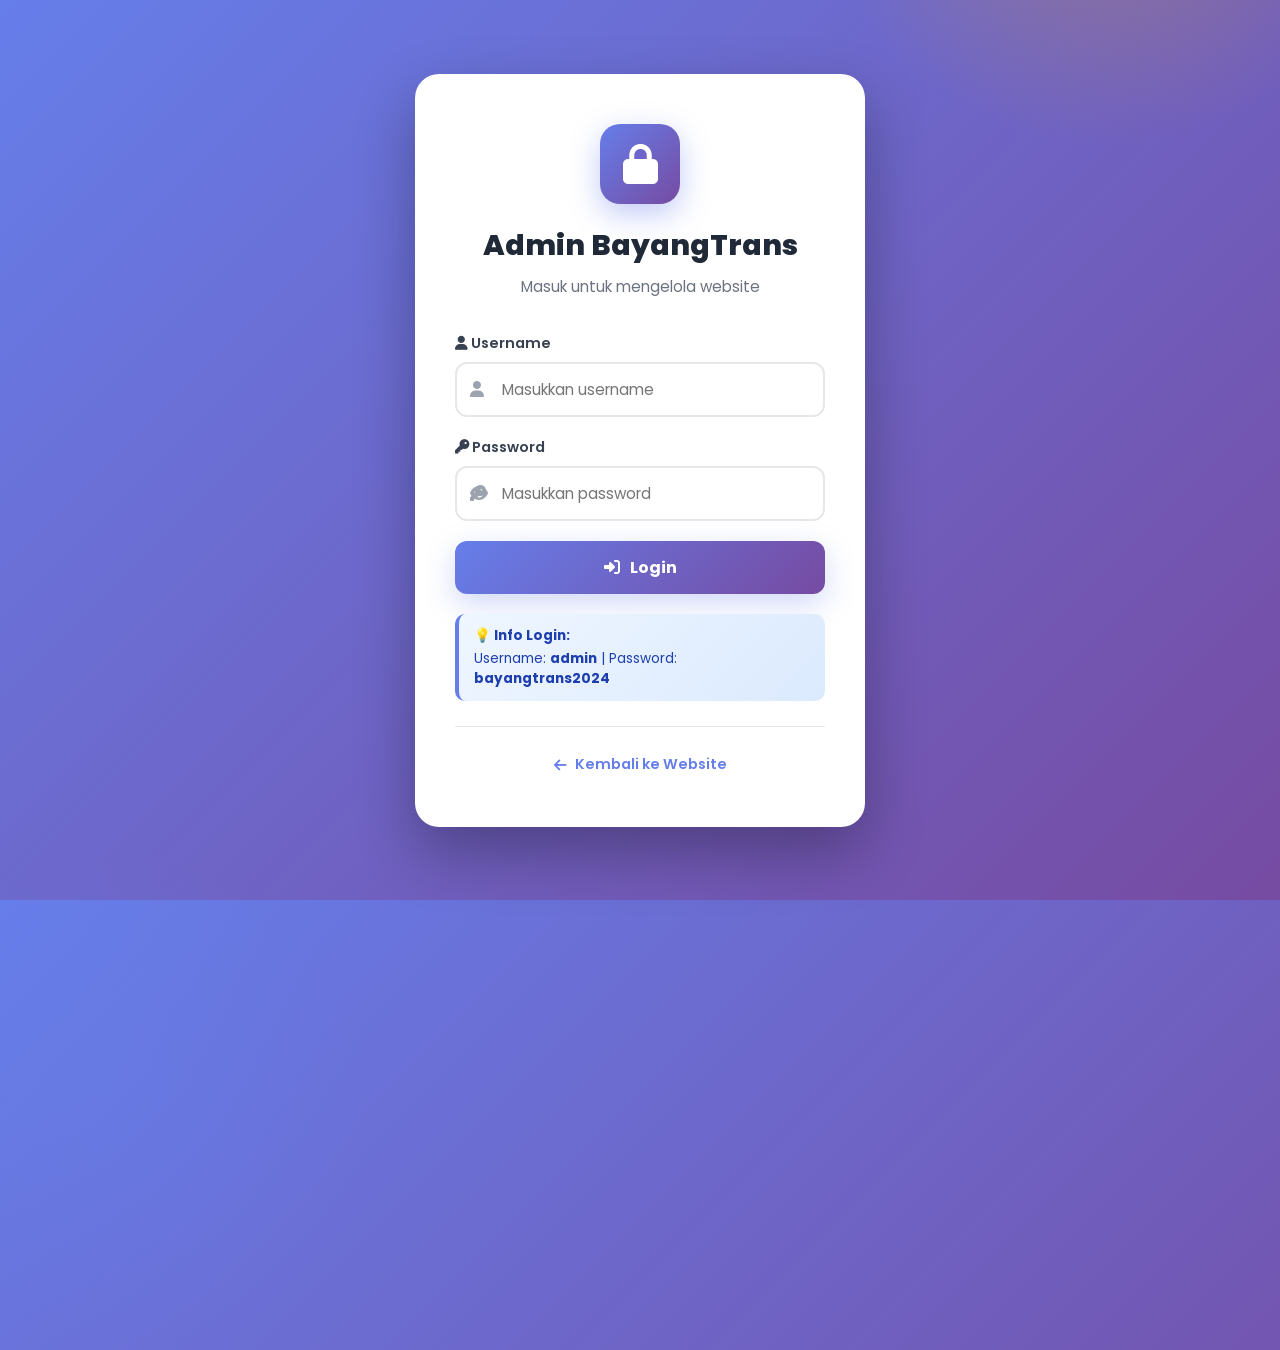
<file: admin/login.html>
<!DOCTYPE html>
<html lang="id">
<head>
    <meta charset="UTF-8">
    <meta name="viewport" content="width=device-width, initial-scale=1.0">
    <title>Login Admin - BayangTrans</title>
    <link href="https://fonts.googleapis.com/css2?family=Poppins:wght@300;400;500;600;700;800;900&display=swap" rel="stylesheet">
    <link rel="stylesheet" href="https://cdnjs.cloudflare.com/ajax/libs/font-awesome/6.4.0/css/all.min.css">
    <script src="../js/admin-data.js"></script>
    <style>
        * { margin: 0; padding: 0; box-sizing: border-box; }
        body {
            font-family: 'Poppins', sans-serif;
            min-height: 100vh;
            display: flex;
            align-items: center;
            justify-content: center;
            background: linear-gradient(135deg, #667eea 0%, #764ba2 100%);
            position: relative;
            overflow: hidden;
            padding: 20px;
        }
        
        body::before {
            content: '';
            position: absolute;
            top: -50%;
            right: -10%;
            width: 600px;
            height: 600px;
            background: radial-gradient(circle, rgba(245, 158, 11, 0.3) 0%, transparent 70%);
            border-radius: 50%;
            animation: float 6s ease-in-out infinite;
        }
        
        body::after {
            content: '';
            position: absolute;
            bottom: -50%;
            left: -10%;
            width: 500px;
            height: 500px;
            background: radial-gradient(circle, rgba(102, 126, 234, 0.3) 0%, transparent 70%);
            border-radius: 50%;
            animation: float 8s ease-in-out infinite reverse;
        }
        
        @keyframes float {
            0%, 100% { transform: translateY(0) rotate(0deg); }
            50% { transform: translateY(-30px) rotate(180deg); }
        }
        
        .login-container {
            background: white;
            padding: 50px 40px;
            border-radius: 24px;
            box-shadow: 0 25px 60px rgba(0, 0, 0, 0.3);
            width: 100%;
            max-width: 450px;
            position: relative;
            z-index: 10;
            animation: slideUp 0.6s ease-out;
        }
        
        @keyframes slideUp {
            from { opacity: 0; transform: translateY(30px); }
            to { opacity: 1; transform: translateY(0); }
        }
        
        .login-header {
            text-align: center;
            margin-bottom: 35px;
        }
        
        .login-logo {
            width: 80px;
            height: 80px;
            background: linear-gradient(135deg, #667eea, #764ba2);
            border-radius: 20px;
            display: flex;
            align-items: center;
            justify-content: center;
            margin: 0 auto 20px;
            font-size: 2.5rem;
            color: white;
            box-shadow: 0 10px 30px rgba(102, 126, 234, 0.4);
        }
        
        .login-header h1 {
            font-size: 1.8rem;
            color: #1f2937;
            font-weight: 800;
            margin-bottom: 8px;
        }
        
        .login-header p {
            color: #6b7280;
            font-size: 0.95rem;
        }
        
        .form-group {
            margin-bottom: 20px;
        }
        
        .form-group label {
            display: block;
            margin-bottom: 8px;
            color: #374151;
            font-weight: 600;
            font-size: 0.9rem;
        }
        
        .input-wrapper {
            position: relative;
        }
        
        .input-wrapper i {
            position: absolute;
            left: 15px;
            top: 50%;
            transform: translateY(-50%);
            color: #9ca3af;
            font-size: 1rem;
        }
        
        .form-control {
            width: 100%;
            padding: 14px 15px 14px 45px;
            border: 2px solid #e5e7eb;
            border-radius: 12px;
            font-family: 'Poppins', sans-serif;
            font-size: 0.95rem;
            transition: all 0.3s ease;
        }
        
        .form-control:focus {
            outline: none;
            border-color: #667eea;
            box-shadow: 0 0 0 4px rgba(102, 126, 234, 0.1);
        }
        
        .btn-login {
            width: 100%;
            padding: 14px;
            background: linear-gradient(135deg, #667eea, #764ba2);
            color: white;
            border: none;
            border-radius: 12px;
            font-family: 'Poppins', sans-serif;
            font-size: 1rem;
            font-weight: 700;
            cursor: pointer;
            transition: all 0.3s ease;
            display: flex;
            align-items: center;
            justify-content: center;
            gap: 10px;
            box-shadow: 0 10px 30px rgba(102, 126, 234, 0.3);
        }
        
        .btn-login:hover {
            transform: translateY(-3px);
            box-shadow: 0 15px 40px rgba(102, 126, 234, 0.5);
        }
        
        .btn-login:disabled {
            opacity: 0.7;
            cursor: not-allowed;
        }
        
        .error-message {
            background: linear-gradient(135deg, #fee2e2, #fecaca);
            border-left: 4px solid #ef4444;
            padding: 12px 15px;
            border-radius: 10px;
            margin-bottom: 20px;
            display: none;
            align-items: center;
            gap: 10px;
            color: #991b1b;
            font-size: 0.9rem;
            animation: shake 0.4s ease;
        }
        
        .error-message.show {
            display: flex;
        }
        
        @keyframes shake {
            0%, 100% { transform: translateX(0); }
            25% { transform: translateX(-10px); }
            75% { transform: translateX(10px); }
        }
        
        .back-link {
            text-align: center;
            margin-top: 25px;
            padding-top: 25px;
            border-top: 1px solid #e5e7eb;
        }
        
        .back-link a {
            color: #667eea;
            text-decoration: none;
            font-weight: 600;
            font-size: 0.9rem;
            display: inline-flex;
            align-items: center;
            gap: 8px;
            transition: all 0.3s ease;
        }
        
        .back-link a:hover {
            color: #764ba2;
            gap: 12px;
        }
        
        .info-box {
            background: linear-gradient(135deg, #eff6ff, #dbeafe);
            border-left: 4px solid #667eea;
            padding: 12px 15px;
            border-radius: 10px;
            margin-top: 20px;
            font-size: 0.85rem;
            color: #1e40af;
        }
        
        .info-box strong { display: block; margin-bottom: 3px; }
        
        .password-toggle {
            position: absolute;
            right: 15px;
            top: 50%;
            transform: translateY(-50%);
            color: #9ca3af;
            cursor: pointer;
            transition: color 0.3s ease;
        }
        
        .password-toggle:hover { color: #667eea; }
    </style>
</head>
<body>

    <div class="login-container">
        <div class="login-header">
            <div class="login-logo">
                <i class="fas fa-lock"></i>
            </div>
            <h1>Admin BayangTrans</h1>
            <p>Masuk untuk mengelola website</p>
        </div>

        <div class="error-message" id="errorMessage">
            <i class="fas fa-exclamation-circle"></i>
            <span id="errorText">Username atau password salah!</span>
        </div>

        <form id="loginForm" onsubmit="handleLogin(event)">
            <div class="form-group">
                <label><i class="fas fa-user"></i> Username</label>
                <div class="input-wrapper">
                    <i class="fas fa-user"></i>
                    <input type="text" id="username" class="form-control" placeholder="Masukkan username" required autocomplete="username">
                </div>
            </div>

            <div class="form-group">
                <label><i class="fas fa-key"></i> Password</label>
                <div class="input-wrapper">
                    <i class="fas fa-key"></i>
                    <input type="password" id="password" class="form-control" placeholder="Masukkan password" required autocomplete="current-password">
                    <i class="fas fa-eye password-toggle" onclick="togglePassword()"></i>
                </div>
            </div>

            <button type="submit" class="btn-login" id="btnLogin">
                <i class="fas fa-sign-in-alt"></i> Login
            </button>
        </form>

        <div class="info-box">
            <strong>💡 Info Login:</strong>
            Username: <b>admin</b> | Password: <b>bayangtrans2024</b>
        </div>

        <div class="back-link">
            <a href="../index.html">
                <i class="fas fa-arrow-left"></i> Kembali ke Website
            </a>
        </div>
    </div>

    <script>
        // Cek jika sudah login, redirect ke dashboard
        if (isAdminLoggedIn()) {
            window.location.href = 'dashboard.html';
        }

        function togglePassword() {
            const input = document.getElementById('password');
            const icon = document.querySelector('.password-toggle');
            if (input.type === 'password') {
                input.type = 'text';
                icon.classList.remove('fa-eye');
                icon.classList.add('fa-eye-slash');
            } else {
                input.type = 'password';
                icon.classList.remove('fa-eye-slash');
                icon.classList.add('fa-eye');
            }
        }

        function handleLogin(event) {
            event.preventDefault();
            
            const username = document.getElementById('username').value.trim();
            const password = document.getElementById('password').value;
            const btn = document.getElementById('btnLogin');
            const errorMsg = document.getElementById('errorMessage');
            
            btn.disabled = true;
            btn.innerHTML = '<i class="fas fa-spinner fa-spin"></i> Memproses...';
            errorMsg.classList.remove('show');
            
            setTimeout(() => {
                if (loginAdmin(username, password)) {
                    btn.innerHTML = '<i class="fas fa-check"></i> Berhasil!';
                    btn.style.background = 'linear-gradient(135deg, #10b981, #059669)';
                    
                    setTimeout(() => {
                        window.location.href = 'dashboard.html';
                    }, 800);
                } else {
                    btn.disabled = false;
                    btn.innerHTML = '<i class="fas fa-sign-in-alt"></i> Login';
                    errorMsg.classList.add('show');
                    document.getElementById('password').value = '';
                }
            }, 800);
        }
    </script>

</body>
</html>
</file>
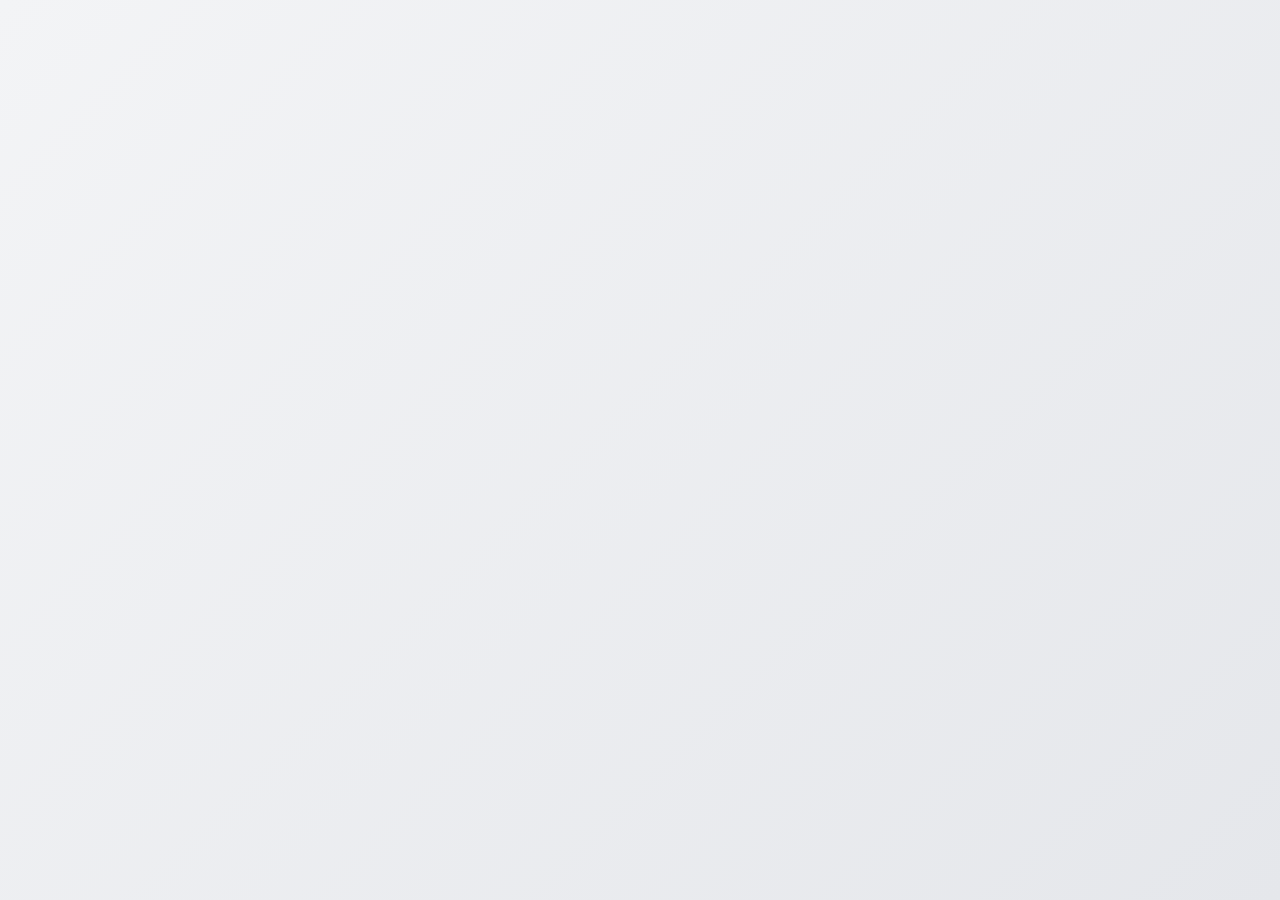
<file: admin/settings.html>
<!DOCTYPE html>
<html lang="id">
<head>
    <meta charset="UTF-8">
    <meta name="viewport" content="width=device-width, initial-scale=1.0">
    <title>Pengaturan - BayangTrans Admin</title>
    <link href="https://fonts.googleapis.com/css2?family=Poppins:wght@300;400;500;600;700;800;900&display=swap" rel="stylesheet">
    <link rel="stylesheet" href="https://cdnjs.cloudflare.com/ajax/libs/font-awesome/6.4.0/css/all.min.css">
    <script src="../js/admin-data.js"></script>
    <style>
        * { margin: 0; padding: 0; box-sizing: border-box; }
        body { 
            font-family: 'Poppins', sans-serif; 
            background: linear-gradient(135deg, #f3f4f6 0%, #e5e7eb 100%);
            min-height: 100vh;
        }
        
        .navbar {
            background: linear-gradient(135deg, #1f2937 0%, #111827 100%);
            color: white;
            padding: 20px 30px;
            box-shadow: 0 4px 20px rgba(0,0,0,0.1);
            display: flex;
            justify-content: space-between;
            align-items: center;
            flex-wrap: wrap;
            gap: 15px;
        }
        
        .navbar-brand {
            font-size: 1.8rem;
            font-weight: 900;
            background: linear-gradient(135deg, #667eea, #764ba2);
            -webkit-background-clip: text;
            -webkit-text-fill-color: transparent;
            display: flex;
            align-items: center;
            gap: 12px;
        }
        
        .navbar-user { display: flex; align-items: center; gap: 15px; }
        .user-info { text-align: right; }
        .user-info h4 { font-size: 0.95rem; margin-bottom: 2px; }
        .user-info p { font-size: 0.75rem; color: #9ca3af; }
        
        .user-avatar {
            width: 45px; height: 45px;
            background: linear-gradient(135deg, #667eea, #764ba2);
            border-radius: 50%;
            display: flex; align-items: center; justify-content: center;
            font-size: 1.2rem; font-weight: 700;
        }
        
        .btn-logout {
            background: linear-gradient(135deg, #ef4444, #dc2626);
            color: white; padding: 10px 20px; border-radius: 50px;
            font-weight: 600; font-size: 0.9rem;
            display: inline-flex; align-items: center; gap: 8px;
            transition: all 0.3s ease; border: none; cursor: pointer;
        }
        
        .btn-logout:hover { transform: translateY(-2px); box-shadow: 0 5px 15px rgba(239, 68, 68, 0.4); }
        
        .container { max-width: 1400px; margin: 0 auto; padding: 30px; }
        
        .page-header {
            margin-bottom: 30px;
            display: flex;
            justify-content: space-between;
            align-items: center;
            flex-wrap: wrap;
            gap: 15px;
        }
        
        .page-header h1 { font-size: 2rem; color: #1f2937; margin-bottom: 8px; }
        .page-header p { color: #6b7280; font-size: 0.95rem; }
        
        .btn-back {
            background: linear-gradient(135deg, #6b7280, #4b5563);
            color: white; padding: 10px 20px; border-radius: 50px;
            font-weight: 600; font-size: 0.9rem;
            display: inline-flex; align-items: center; gap: 8px;
            text-decoration: none; border: none; cursor: pointer;
            transition: all 0.3s ease;
        }
        
        .btn-back:hover { transform: translateY(-2px); box-shadow: 0 5px 15px rgba(107, 114, 128, 0.4); }
        
        .tabs-container {
            background: white; border-radius: 20px; overflow: hidden;
            box-shadow: 0 4px 20px rgba(0,0,0,0.08); margin-bottom: 30px;
        }
        
        .tabs-header {
            display: flex; background: #f9fafb;
            border-bottom: 2px solid #e5e7eb; overflow-x: auto;
        }
        
        .tab-btn {
            flex: 1; min-width: 150px; padding: 18px 20px;
            background: none; border: none;
            font-family: 'Poppins', sans-serif;
            font-size: 0.95rem; font-weight: 600; color: #6b7280;
            cursor: pointer; transition: all 0.3s ease;
            display: flex; align-items: center; justify-content: center;
            gap: 10px; white-space: nowrap;
        }
        
        .tab-btn:hover { color: #667eea; background: rgba(102, 126, 234, 0.05); }
        .tab-btn.active { color: #667eea; background: white; border-bottom: 3px solid #667eea; margin-bottom: -2px; }
        
        .tab-content { display: none; padding: 30px; animation: fadeIn 0.4s ease; }
        .tab-content.active { display: block; }
        
        @keyframes fadeIn {
            from { opacity: 0; transform: translateY(10px); }
            to { opacity: 1; transform: translateY(0); }
        }
        
        .info-box {
            background: linear-gradient(135deg, #eff6ff, #dbeafe);
            border-left: 4px solid #667eea;
            padding: 18px 22px; border-radius: 12px;
            margin-bottom: 25px; display: flex;
: 25px; display: flex;
</file>
<file: css/style.css>
/* ===== RESET & BASE ===== */
* {
    margin: 0;
    padding: 0;
    box-sizing: border-box;
}

:root {
    --primary: #2563eb;
    --primary-dark: #1e40af;
    --primary-light: #3b82f6;
    --accent: #f59e0b;
    --accent-dark: #d97706;
    --success: #10b981;
    --whatsapp: #25D366;
    --dark: #1f2937;
    --gray: #6b7280;
    --light-gray: #f3f4f6;
    --white: #ffffff;
    --shadow: 0 4px 6px -1px rgba(0, 0, 0, 0.1);
    --shadow-lg: 0 10px 15px -3px rgba(0, 0, 0, 0.1);
    --shadow-xl: 0 20px 25px -5px rgba(0, 0, 0, 0.1);
    --radius: 12px;
    --radius-lg: 20px;
    --transition: all 0.3s ease;
}

html {
    scroll-behavior: smooth;
}

body {
    font-family: 'Poppins', sans-serif;
    color: var(--dark);
    line-height: 1.6;
    background-color: var(--white);
    overflow-x: hidden;
}

.container {
    max-width: 1200px;
    margin: 0 auto;
    padding: 0 20px;
}

a {
    text-decoration: none;
    color: inherit;
}

ul {
    list-style: none;
}

img {
    max-width: 100%;
    height: auto;
}

/* ===== NAVBAR ===== */
.navbar {
    position: fixed;
    top: 0;
    left: 0;
    right: 0;
    background: rgba(255, 255, 255, 0.95);
    backdrop-filter: blur(10px);
    box-shadow: var(--shadow);
    z-index: 1000;
    transition: var(--transition);
}

.navbar.scrolled {
    box-shadow: var(--shadow-lg);
}

.nav-container {
    display: flex;
    justify-content: space-between;
    align-items: center;
    padding: 15px 20px;
}

.logo {
    display: flex;
    align-items: center;
    gap: 10px;
}

.logo-img {
    height: 40px;
    width: auto;
}

.logo-text {
    font-size: 1.5rem;
    font-weight: 700;
    color: var(--primary);
}

.logo-text span {
    color: var(--accent);
}

.nav-links {
    display: flex;
    gap: 30px;
    align-items: center;
}

.nav-links a {
    font-weight: 500;
    color: var(--dark);
    transition: var(--transition);
    position: relative;
}

.nav-links a:hover,
.nav-links a.active {
    color: var(--primary);
}

.nav-links a.active::after {
    content: '';
    position: absolute;
    bottom: -5px;
    left: 0;
    right: 0;
    height: 3px;
    background: var(--primary);
    border-radius: 2px;
}

.nav-cta {
    background: var(--whatsapp);
    color: white;
    padding: 10px 20px;
    border-radius: 50px;
    font-weight: 600;
    transition: var(--transition);
    display: flex;
    align-items: center;
    gap: 8px;
}

.nav-cta:hover {
    background: #128C7E;
    transform: translateY(-2px);
}

.hamburger {
    display: none;
    flex-direction: column;
    gap: 5px;
    cursor: pointer;
    padding: 5px;
}

.hamburger span {
    width: 25px;
    height: 3px;
    background: var(--dark);
    border-radius: 3px;
    transition: var(--transition);
}

/* ===== HERO SECTION ===== */
.hero {
    position: relative;
    min-height: 100vh;
    display: flex;
    align-items: center;
    background: linear-gradient(135deg, rgba(37, 99, 235, 0.95), rgba(30, 64, 175, 0.9)),
                url('https://images.unsplash.com/photo-1596707328606-2580556f08a3?auto=format&fit=crop&w=1920&q=80') center/cover;
    color: white;
    padding: 120px 0 80px;
    overflow: hidden;
}

.hero-overlay {
    position: absolute;
    top: 0;
    left: 0;
    right: 0;
    bottom: 0;
    background: url('data:image/svg+xml,<svg xmlns="http://www.w3.org/2000/svg" viewBox="0 0 100 100"><defs><pattern id="grain" width="100" height="100" patternUnits="userSpaceOnUse"><circle cx="25" cy="25" r="1" fill="white" opacity="0.1"/><circle cx="75" cy="75" r="1" fill="white" opacity="0.1"/></pattern></defs><rect width="100" height="100" fill="url(%23grain)"/></svg>');
    opacity: 0.3;
}

.hero-content {
    position: relative;
    z-index: 2;
    text-align: center;
    max-width: 800px;
}

.hero-badge {
    display: inline-block;
    background: rgba(255, 255, 255, 0.2);
    backdrop-filter: blur(10px);
    padding: 8px 20px;
    border-radius: 50px;
    font-size: 0.9rem;
    font-weight: 500;
    margin-bottom: 20px;
    border: 1px solid rgba(255, 255, 255, 0.3);
}

.hero h1 {
    font-size: 3.5rem;
    font-weight: 800;
    line-height: 1.2;
    margin-bottom: 20px;
}

.hero .highlight {
    color: var(--accent);
    position: relative;
}

.hero p {
    font-size: 1.2rem;
    opacity: 0.9;
    margin-bottom: 40px;
    max-width: 600px;
    margin-left: auto;
    margin-right: auto;
}

.hero-buttons {
    display: flex;
    gap: 20px;
    justify-content: center;
    flex-wrap: wrap;
    margin-bottom: 60px;
}

.btn {
    padding: 14px 32px;
    border-radius: 50px;
    font-weight: 600;
    font-size: 1rem;
    transition: var(--transition);
    display: inline-flex;
    align-items: center;
    gap: 10px;
    cursor: pointer;
    border: none;
}

.btn-primary {
    background: var(--accent);
    color: white;
}

.btn-primary:hover {
    background: var(--accent-dark);
    transform: translateY(-3px);
    box-shadow: var(--shadow-lg);
}

.btn-whatsapp {
    background: var(--whatsapp);
    color: white;
}

.btn-whatsapp:hover {
    background: #128C7E;
    transform: translateY(-3px);
    box-shadow: var(--shadow-lg);
}

.btn-outline {
    background: transparent;
    color: var(--primary);
    border: 2px solid var(--primary);
}

.btn-outline:hover {
    background: var(--primary);
    color: white;
    transform: translateY(-3px);
}

.hero-stats {
    display: flex;
    justify-content: center;
    gap: 60px;
    flex-wrap: wrap;
}

.stat-item {
    text-align: center;
}

.stat-item h3 {
    font-size: 2.5rem;
    font-weight: 800;
    color: var(--accent);
    margin-bottom: 5px;
}

.stat-item p {
    font-size: 0.95rem;
    opacity: 0.8;
    margin: 0;
}

/* ===== SECTION STYLES ===== */
.section-header {
    text-align: center;
    margin-bottom: 60px;
}

.section-subtitle {
    display: inline-block;
    color: var(--primary);
    font-weight: 600;
    font-size: 0.9rem;
    text-transform: uppercase;
    letter-spacing: 2px;
    margin-bottom: 10px;
}

.section-title {
    font-size: 2.5rem;
    font-weight: 700;
    color: var(--dark);
}

/* ===== FEATURES SECTION ===== */
.features-section {
    padding: 100px 0;
    background: var(--light-gray);
}

.features-grid {
    display: grid;
    grid-template-columns: repeat(auto-fit, minmax(250px, 1fr));
    gap: 30px;
}

.feature-card {
    background: white;
    padding: 40px 30px;
    border-radius: var(--radius-lg);
    text-align: center;
    transition: var(--transition);
    box-shadow: var(--shadow);
}

.feature-card:hover {
    transform: translateY(-10px);
    box-shadow: var(--shadow-xl);
}

.feature-icon {
    width: 80px;
    height: 80px;
    background: linear-gradient(135deg, var(--primary), var(--primary-light));
    border-radius: 50%;
    display: flex;
    align-items: center;
    justify-content: center;
    margin: 0 auto 20px;
    font-size: 2rem;
    color: white;
}

.feature-card h3 {
    font-size: 1.3rem;
    margin-bottom: 15px;
    color: var(--dark);
}

.feature-card p {
    color: var(--gray);
    font-size: 0.95rem;
}

/* ===== POPULAR VEHICLES ===== */
.popular-section {
    padding: 100px 0;
}

.popular-grid {
    display: grid;
    grid-template-columns: repeat(auto-fit, minmax(300px, 1fr));
    gap: 30px;
    margin-bottom: 50px;
}

.vehicle-card {
    background: white;
    border-radius: var(--radius-lg);
    overflow: hidden;
    box-shadow: var(--shadow);
    transition: var(--transition);
    position: relative;
}

.vehicle-card:hover {
    transform: translateY(-10px);
    box-shadow: var(--shadow-xl);
}

.vehicle-badge {
    position: absolute;
    top: 15px;
    left: 15px;
    background: var(--primary);
    color: white;
    padding: 5px 15px;
    border-radius: 50px;
    font-size: 0.8rem;
    font-weight: 600;
    z-index: 2;
}

.vehicle-badge.popular {
    background: var(--accent);
}

.vehicle-img {
    height: 220px;
    background-color: var(--light-gray);
    background-size: cover;
    background-position: center;
}

.vehicle-info {
    padding: 25px;
}

.vehicle-info h3 {
    font-size: 1.3rem;
    margin-bottom: 10px;
}

.vehicle-rating {
    color: var(--accent);
    font-size: 0.9rem;
    margin-bottom: 15px;
}

.vehicle-rating span {
    color: var(--gray);
    margin-left: 5px;
}

.vehicle-price {
    margin-bottom: 20px;
}

.vehicle-price .price {
    font-size: 1.5rem;
    font-weight: 700;
    color: var(--primary);
}

.vehicle-price .period {
    color: var(--gray);
    font-size: 0.9rem;
}

.btn-book {
    display: block;
    width: 100%;
    padding: 12px;
    background: var(--primary);
    color: white;
    text-align: center;
    border-radius: var(--radius);
    font-weight: 600;
    transition: var(--transition);
}

.btn-book:hover {
    background: var(--primary-dark);
}

.view-all {
    text-align: center;
}

/* ===== CTA SECTION ===== */
.cta-section {
    padding: 100px 0;
    background: linear-gradient(135deg, var(--primary), var(--primary-dark));
    color: white;
    text-align: center;
}

.cta-content h2 {
    font-size: 2.5rem;
    margin-bottom: 20px;
}

.cta-content p {
    font-size: 1.2rem;
    opacity: 0.9;
    margin-bottom: 40px;
    max-width: 600px;
    margin-left: auto;
    margin-right: auto;
}

.btn-whatsapp-large {
    background: var(--whatsapp);
    color: white;
    padding: 18px 40px;
    border-radius: 50px;
    font-size: 1.2rem;
    font-weight: 600;
    display: inline-flex;
    align-items: center;
    gap: 12px;
    transition: var(--transition);
    box-shadow: var(--shadow-xl);
}

.btn-whatsapp-large:hover {
    background: #128C7E;
    transform: translateY(-3px) scale(1.05);
}

/* ===== FOOTER ===== */
.footer {
    background: var(--dark);
    color: white;
    padding: 80px 0 30px;
}

.footer-grid {
    display: grid;
    grid-template-columns: repeat(auto-fit, minmax(250px, 1fr));
    gap: 40px;
    margin-bottom: 50px;
}

.footer-logo {
    margin-bottom: 20px;
}

.footer-logo .logo-text {
    color: white;
    font-size: 1.8rem;
}

.footer-logo .logo-text span {
    color: var(--accent);
}

.footer-col p {
    color: #9ca3af;
    margin-bottom: 20px;
    line-height: 1.8;
}

.social-links {
    display: flex;
    gap: 15px;
}

.social-links a {
    width: 40px;
    height: 40px;
    background: rgba(255, 255, 255, 0.1);
    border-radius: 50%;
    display: flex;
    align-items: center;
    justify-content: center;
    transition: var(--transition);
    font-size: 1.1rem;
}

.social-links a:hover {
    background: var(--primary);
    transform: translateY(-3px);
}

.footer-col h4 {
    font-size: 1.2rem;
    margin-bottom: 20px;
    color: white;
}

.footer-col ul li {
    margin-bottom: 12px;
}

.footer-col ul li a {
    color: #9ca3af;
    transition: var(--transition);
}

.footer-col ul li a:hover {
    color: var(--accent);
    padding-left: 5px;
}

.contact-list li {
    display: flex;
    align-items: center;
    gap: 10px;
    color: #9ca3af;
}

.contact-list li i {
    color: var(--primary-light);
    width: 20px;
}

.footer-bottom {
    text-align: center;
    padding-top: 30px;
    border-top: 1px solid rgba(255, 255, 255, 0.1);
    color: #9ca3af;
    font-size: 0.9rem;
}

/* ===== FLOATING WA ===== */
.floating-wa {
    position: fixed;
    bottom: 30px;
    right: 30px;
    width: 60px;
    height: 60px;
    background: var(--whatsapp);
    color: white;
    border-radius: 50%;
    display: flex;
    align-items: center;
    justify-content: center;
    font-size: 1.8rem;
    box-shadow: 0 4px 20px rgba(37, 211, 102, 0.4);
    z-index: 999;
    transition: var(--transition);
    animation: pulse 2s infinite;
}

.floating-wa:hover {
    transform: scale(1.1);
    background: #128C7E;
}

@keyframes pulse {
    0% { box-shadow: 0 0 0 0 rgba(37, 211, 102, 0.7); }
    70% { box-shadow: 0 0 0 20px rgba(37, 211, 102, 0); }
    100% { box-shadow: 0 0 0 0 rgba(37, 211, 102, 0); }
}

/* ===== RESPONSIVE ===== */
@media (max-width: 768px) {
    .nav-links {
        position: fixed;
        top: 70px;
        left: -100%;
        width: 100%;
        height: calc(100vh - 70px);
        background: white;
        flex-direction: column;
        padding: 40px 20px;
        gap: 25px;
        transition: var(--transition);
        box-shadow: var(--shadow-lg);
    }

    .nav-links.active {
        left: 0;
    }

    .nav-cta {
        display: none;
    }

    .hamburger {
        display: flex;
    }

    .hamburger.active span:nth-child(1) {
        transform: rotate(45deg) translate(5px, 5px);
    }

    .hamburger.active span:nth-child(2) {
        opacity: 0;
    }

    .hamburger.active span:nth-child(3) {
        transform: rotate(-45deg) translate(7px, -6px);
    }

    .hero h1 {
        font-size: 2.2rem;
    }

    .hero p {
        font-size: 1rem;
    }

    .hero-stats {
        gap: 30px;
    }

    .stat-item h3 {
        font-size: 2rem;
    }

    .section-title {
        font-size: 1.8rem;
    }

    .cta-content h2 {
        font-size: 1.8rem;
    }

    .btn-whatsapp-large {
        font-size: 1rem;
        padding: 15px 30px;
    }
}
</file>
<file: css/animations.css>
/* Fade In Up Animation */
.fade-in {
    opacity: 0;
    transform: translateY(30px);
    transition: opacity 0.8s ease-out, transform 0.8s ease-out;
}

.fade-in.visible {
    opacity: 1;
    transform: translateY(0);
}

/* Hover Scale Effect */
.hover-scale {
    transition: transform 0.3s ease;
}

.hover-scale:hover {
    transform: scale(1.05);
}

/* Slide In from Left */
.slide-in-left {
    opacity: 0;
    transform: translateX(-50px);
    transition: all 0.8s ease-out;
}

.slide-in-left.visible {
    opacity: 1;
    transform: translateX(0);
}

/* Slide In from Right */
.slide-in-right {
    opacity: 0;
    transform: translateX(50px);
    transition: all 0.8s ease-out;
}

.slide-in-right.visible {
    opacity: 1;
    transform: translateX(0);
}
</file>
